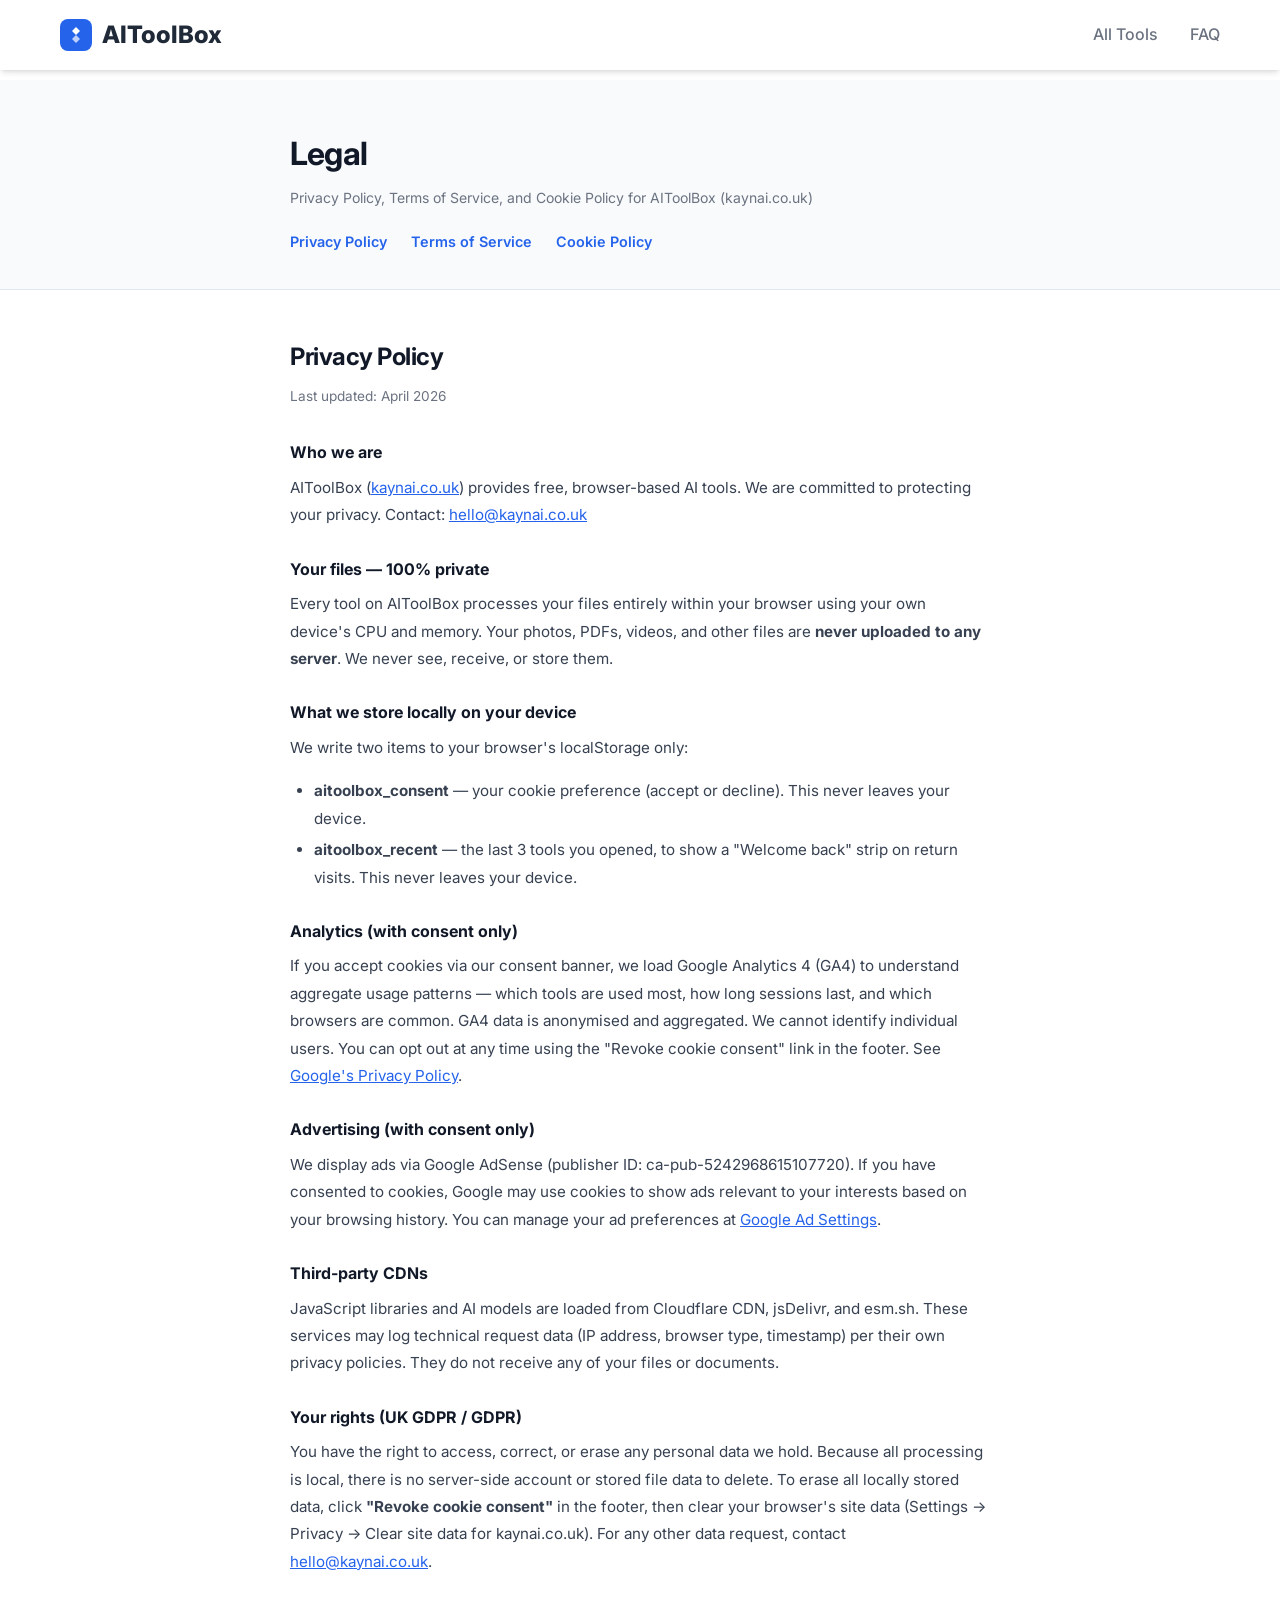
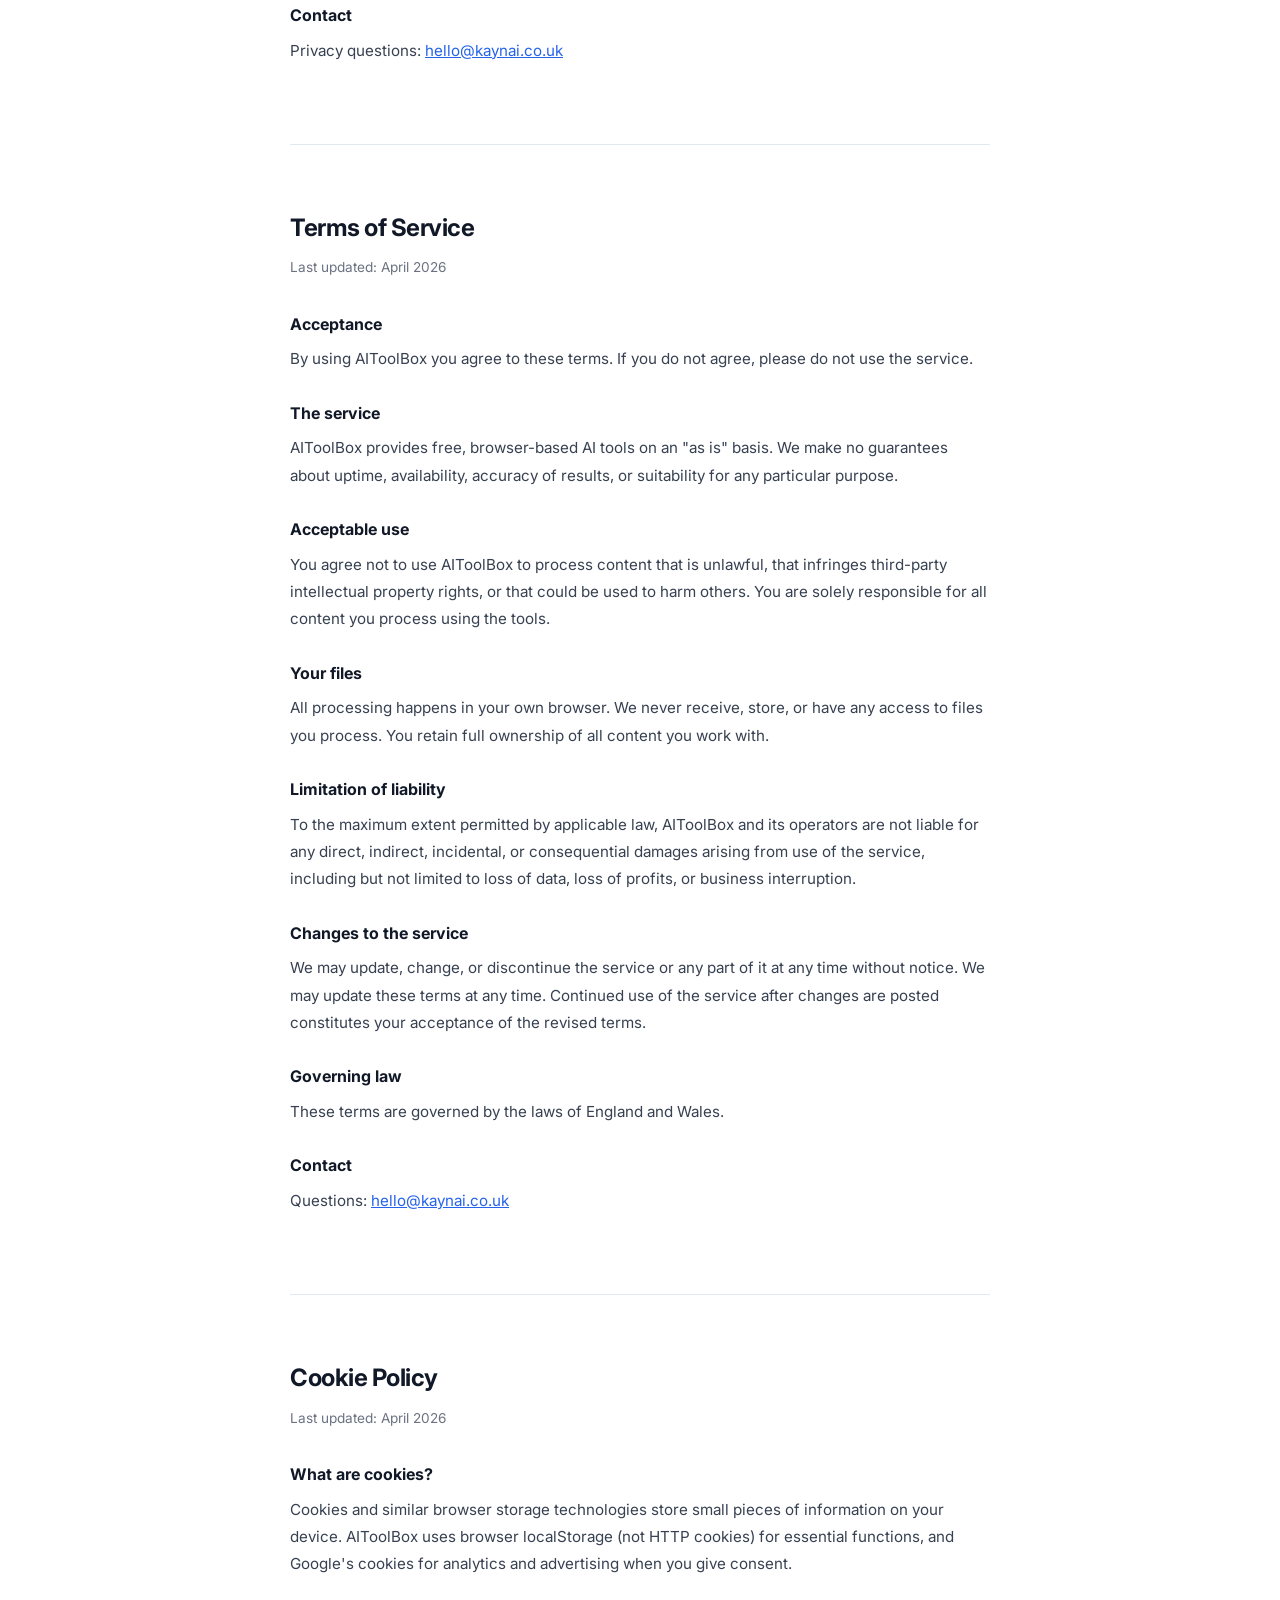
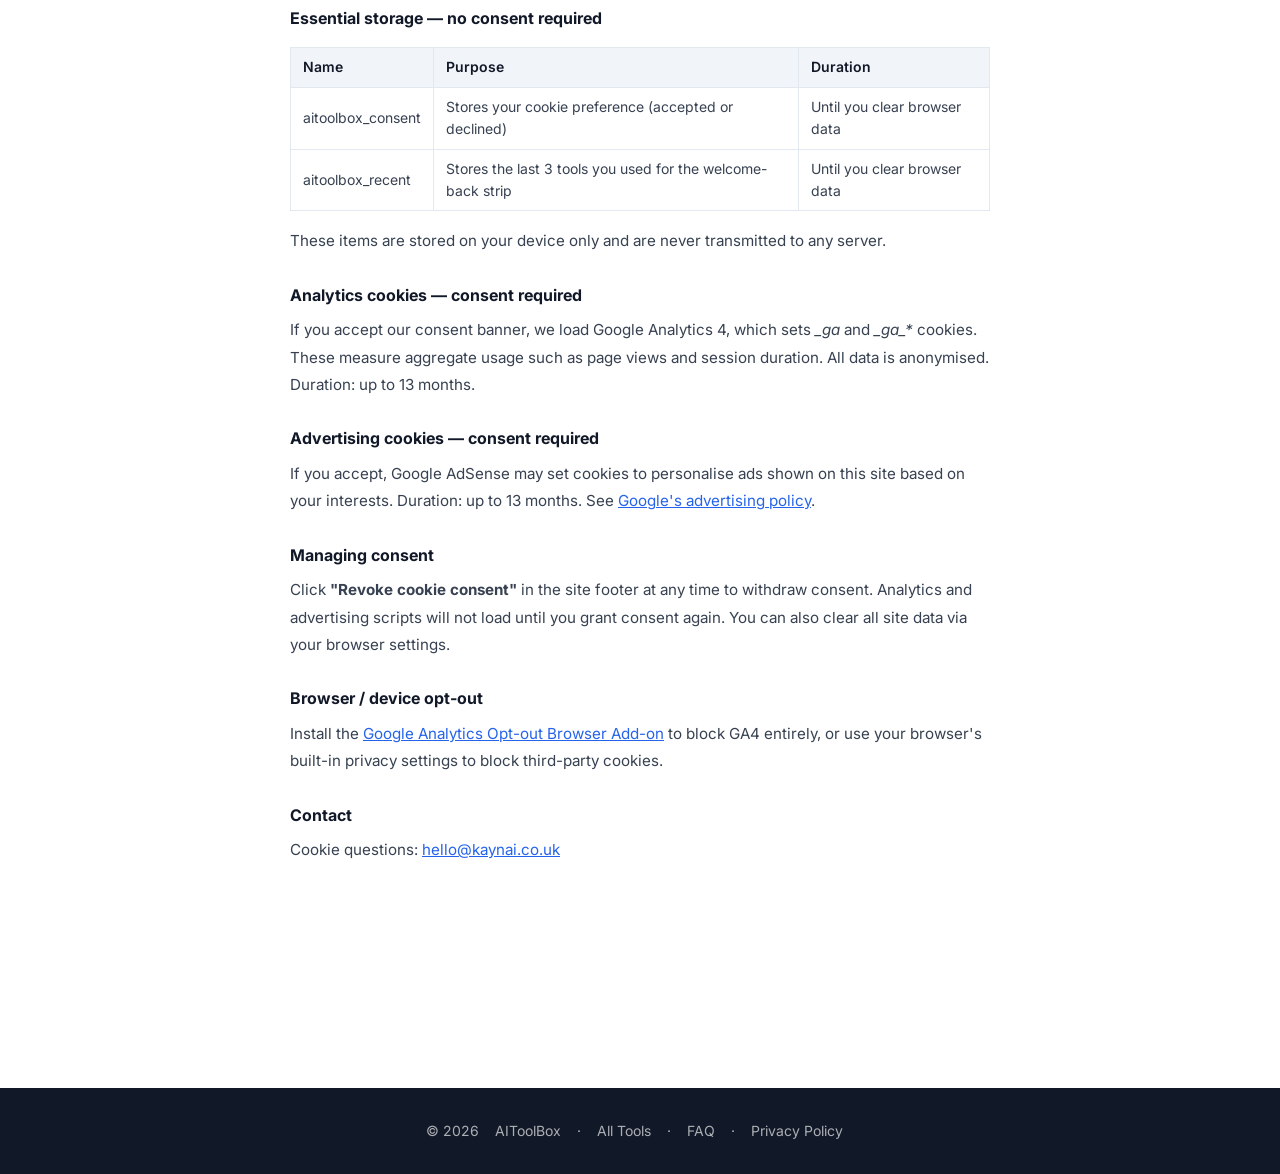
<file: privacy.html>
<!DOCTYPE html>
<html lang="en">
<head>
    <meta charset="UTF-8">
    <meta name="viewport" content="width=device-width, initial-scale=1.0">
    <title>Privacy Policy, Terms of Service &amp; Cookie Policy | AIToolBox</title>
    <meta name="description" content="AIToolBox privacy policy, terms of service, and cookie policy. All tools run in your browser — your files are never uploaded to any server.">
    <link rel="canonical" href="https://kaynai.co.uk/privacy.html">
    <link rel="stylesheet" href="style.css">
    <link rel="preconnect" href="https://fonts.googleapis.com">
    <link rel="preconnect" href="https://fonts.gstatic.com" crossorigin>
    <link href="https://fonts.googleapis.com/css2?family=Inter:wght@300;400;600;700;800&display=swap" rel="stylesheet">
    <script async src="https://pagead2.googlesyndication.com/pagead/js/adsbygoogle.js?client=ca-pub-5242968615107720" crossorigin="anonymous"></script>
    <style>
        .page-wrap { margin-top: 80px; }
        .legal-header { background: #F8FAFC; border-bottom: 1px solid #E2E8F0; padding: 48px 0 36px; }
        .legal-header h1 { font-size: 2rem; font-weight: 700; letter-spacing: -0.025em; color: #111827; margin-bottom: 0.5rem; }
        .legal-header p { color: #6B7280; font-size: 0.875rem; }
        .legal-nav { display: flex; gap: 1.5rem; margin-top: 1.25rem; }
        .legal-nav a { color: #2563EB; font-size: 0.9rem; font-weight: 600; text-decoration: none; }
        .legal-nav a:hover { text-decoration: underline; }
        .legal-body { max-width: 740px; margin: 0 auto; padding: 48px 20px 80px; }
        .legal-section { margin-bottom: 4rem; padding-bottom: 4rem; border-bottom: 1px solid #E2E8F0; }
        .legal-section:last-child { border-bottom: none; }
        .legal-section h2 { font-size: 1.5rem; font-weight: 700; letter-spacing: -0.02em; color: #111827; margin-bottom: 0.5rem; }
        .legal-section .updated { color: #6B7280; font-size: 0.85rem; margin-bottom: 2rem; }
        .legal-section h3 { font-size: 1rem; font-weight: 700; color: #111827; margin: 1.75rem 0 0.5rem; }
        .legal-section p { color: #374151; line-height: 1.8; margin-bottom: 1rem; font-size: 0.95rem; }
        .legal-section ul { padding-left: 1.5rem; margin-bottom: 1rem; }
        .legal-section li { color: #374151; line-height: 1.8; font-size: 0.95rem; margin-bottom: 0.25rem; }
        .legal-section a { color: #2563EB; }
        .legal-section table { width: 100%; border-collapse: collapse; margin: 1rem 0; font-size: 0.875rem; }
        .legal-section th { background: #F1F5F9; padding: 0.5rem 0.75rem; text-align: left; font-weight: 600; color: #111827; border: 1px solid #E2E8F0; }
        .legal-section td { padding: 0.5rem 0.75rem; color: #374151; border: 1px solid #E2E8F0; }
        .legal-footer { background: #111827; color: rgba(255,255,255,0.65); padding: 2rem 0; text-align: center; font-size: 0.875rem; }
        .legal-footer a { color: rgba(255,255,255,0.65); text-decoration: none; margin: 0 0.75rem; }
        .legal-footer a:hover { color: white; }
    </style>
</head>
<body>
    <nav class="navbar">
        <div class="container">
            <div class="nav-content">
                <a href="/" style="text-decoration:none;" class="logo">
                    <svg width="32" height="32" viewBox="0 0 32 32" fill="none" xmlns="http://www.w3.org/2000/svg">
                        <rect width="32" height="32" rx="8" fill="#2563EB"/>
                        <path d="M16 8L20 12L16 16L12 12L16 8Z" fill="white"/>
                        <path d="M16 16L20 20L16 24L12 20L16 16Z" fill="white" opacity="0.7"/>
                    </svg>
                    <span>AIToolBox</span>
                </a>
                <div class="nav-links">
                    <a href="/">All Tools</a>
                    <a href="/#faq">FAQ</a>
                </div>
            </div>
        </div>
    </nav>

    <div class="page-wrap">
        <div class="legal-header">
            <div class="container" style="max-width:740px;">
                <h1>Legal</h1>
                <p>Privacy Policy, Terms of Service, and Cookie Policy for AIToolBox (kaynai.co.uk)</p>
                <nav class="legal-nav">
                    <a href="#privacy">Privacy Policy</a>
                    <a href="#terms">Terms of Service</a>
                    <a href="#cookies">Cookie Policy</a>
                </nav>
            </div>
        </div>

        <div class="legal-body">

            <section class="legal-section" id="privacy">
                <h2>Privacy Policy</h2>
                <p class="updated">Last updated: April 2026</p>

                <h3>Who we are</h3>
                <p>AIToolBox (<a href="https://kaynai.co.uk">kaynai.co.uk</a>) provides free, browser-based AI tools. We are committed to protecting your privacy. Contact: <a href="mailto:hello@kaynai.co.uk">hello@kaynai.co.uk</a></p>

                <h3>Your files &mdash; 100% private</h3>
                <p>Every tool on AIToolBox processes your files entirely within your browser using your own device's CPU and memory. Your photos, PDFs, videos, and other files are <strong>never uploaded to any server</strong>. We never see, receive, or store them.</p>

                <h3>What we store locally on your device</h3>
                <p>We write two items to your browser's localStorage only:</p>
                <ul>
                    <li><strong>aitoolbox_consent</strong> &mdash; your cookie preference (accept or decline). This never leaves your device.</li>
                    <li><strong>aitoolbox_recent</strong> &mdash; the last 3 tools you opened, to show a "Welcome back" strip on return visits. This never leaves your device.</li>
                </ul>

                <h3>Analytics (with consent only)</h3>
                <p>If you accept cookies via our consent banner, we load Google Analytics 4 (GA4) to understand aggregate usage patterns — which tools are used most, how long sessions last, and which browsers are common. GA4 data is anonymised and aggregated. We cannot identify individual users. You can opt out at any time using the "Revoke cookie consent" link in the footer. See <a href="https://policies.google.com/privacy" target="_blank" rel="noopener">Google's Privacy Policy</a>.</p>

                <h3>Advertising (with consent only)</h3>
                <p>We display ads via Google AdSense (publisher ID: ca-pub-5242968615107720). If you have consented to cookies, Google may use cookies to show ads relevant to your interests based on your browsing history. You can manage your ad preferences at <a href="https://adssettings.google.com" target="_blank" rel="noopener">Google Ad Settings</a>.</p>

                <h3>Third-party CDNs</h3>
                <p>JavaScript libraries and AI models are loaded from Cloudflare CDN, jsDelivr, and esm.sh. These services may log technical request data (IP address, browser type, timestamp) per their own privacy policies. They do not receive any of your files or documents.</p>

                <h3>Your rights (UK GDPR / GDPR)</h3>
                <p>You have the right to access, correct, or erase any personal data we hold. Because all processing is local, there is no server-side account or stored file data to delete. To erase all locally stored data, click <strong>"Revoke cookie consent"</strong> in the footer, then clear your browser's site data (Settings &rarr; Privacy &rarr; Clear site data for kaynai.co.uk). For any other data request, contact <a href="mailto:hello@kaynai.co.uk">hello@kaynai.co.uk</a>.</p>

                <h3>Contact</h3>
                <p>Privacy questions: <a href="mailto:hello@kaynai.co.uk">hello@kaynai.co.uk</a></p>
            </section>

            <section class="legal-section" id="terms">
                <h2>Terms of Service</h2>
                <p class="updated">Last updated: April 2026</p>

                <h3>Acceptance</h3>
                <p>By using AIToolBox you agree to these terms. If you do not agree, please do not use the service.</p>

                <h3>The service</h3>
                <p>AIToolBox provides free, browser-based AI tools on an "as is" basis. We make no guarantees about uptime, availability, accuracy of results, or suitability for any particular purpose.</p>

                <h3>Acceptable use</h3>
                <p>You agree not to use AIToolBox to process content that is unlawful, that infringes third-party intellectual property rights, or that could be used to harm others. You are solely responsible for all content you process using the tools.</p>

                <h3>Your files</h3>
                <p>All processing happens in your own browser. We never receive, store, or have any access to files you process. You retain full ownership of all content you work with.</p>

                <h3>Limitation of liability</h3>
                <p>To the maximum extent permitted by applicable law, AIToolBox and its operators are not liable for any direct, indirect, incidental, or consequential damages arising from use of the service, including but not limited to loss of data, loss of profits, or business interruption.</p>

                <h3>Changes to the service</h3>
                <p>We may update, change, or discontinue the service or any part of it at any time without notice. We may update these terms at any time. Continued use of the service after changes are posted constitutes your acceptance of the revised terms.</p>

                <h3>Governing law</h3>
                <p>These terms are governed by the laws of England and Wales.</p>

                <h3>Contact</h3>
                <p>Questions: <a href="mailto:hello@kaynai.co.uk">hello@kaynai.co.uk</a></p>
            </section>

            <section class="legal-section" id="cookies">
                <h2>Cookie Policy</h2>
                <p class="updated">Last updated: April 2026</p>

                <h3>What are cookies?</h3>
                <p>Cookies and similar browser storage technologies store small pieces of information on your device. AIToolBox uses browser localStorage (not HTTP cookies) for essential functions, and Google's cookies for analytics and advertising when you give consent.</p>

                <h3>Essential storage &mdash; no consent required</h3>
                <table>
                    <tr><th>Name</th><th>Purpose</th><th>Duration</th></tr>
                    <tr><td>aitoolbox_consent</td><td>Stores your cookie preference (accepted or declined)</td><td>Until you clear browser data</td></tr>
                    <tr><td>aitoolbox_recent</td><td>Stores the last 3 tools you used for the welcome-back strip</td><td>Until you clear browser data</td></tr>
                </table>
                <p>These items are stored on your device only and are never transmitted to any server.</p>

                <h3>Analytics cookies &mdash; consent required</h3>
                <p>If you accept our consent banner, we load Google Analytics 4, which sets <em>_ga</em> and <em>_ga_*</em> cookies. These measure aggregate usage such as page views and session duration. All data is anonymised. Duration: up to 13 months.</p>

                <h3>Advertising cookies &mdash; consent required</h3>
                <p>If you accept, Google AdSense may set cookies to personalise ads shown on this site based on your interests. Duration: up to 13 months. See <a href="https://policies.google.com/technologies/ads" target="_blank" rel="noopener">Google's advertising policy</a>.</p>

                <h3>Managing consent</h3>
                <p>Click <strong>"Revoke cookie consent"</strong> in the site footer at any time to withdraw consent. Analytics and advertising scripts will not load until you grant consent again. You can also clear all site data via your browser settings.</p>

                <h3>Browser / device opt-out</h3>
                <p>Install the <a href="https://tools.google.com/dlpage/gaoptout" target="_blank" rel="noopener">Google Analytics Opt-out Browser Add-on</a> to block GA4 entirely, or use your browser's built-in privacy settings to block third-party cookies.</p>

                <h3>Contact</h3>
                <p>Cookie questions: <a href="mailto:hello@kaynai.co.uk">hello@kaynai.co.uk</a></p>
            </section>

        </div>
    </div>

    <footer class="legal-footer">
        <div class="container">
            <p>&copy; 2026 <a href="/">AIToolBox</a> &middot; <a href="/">All Tools</a> &middot; <a href="/#faq">FAQ</a> &middot; <a href="/privacy.html">Privacy Policy</a></p>
        </div>
    </footer>
</body>
</html>
</file>
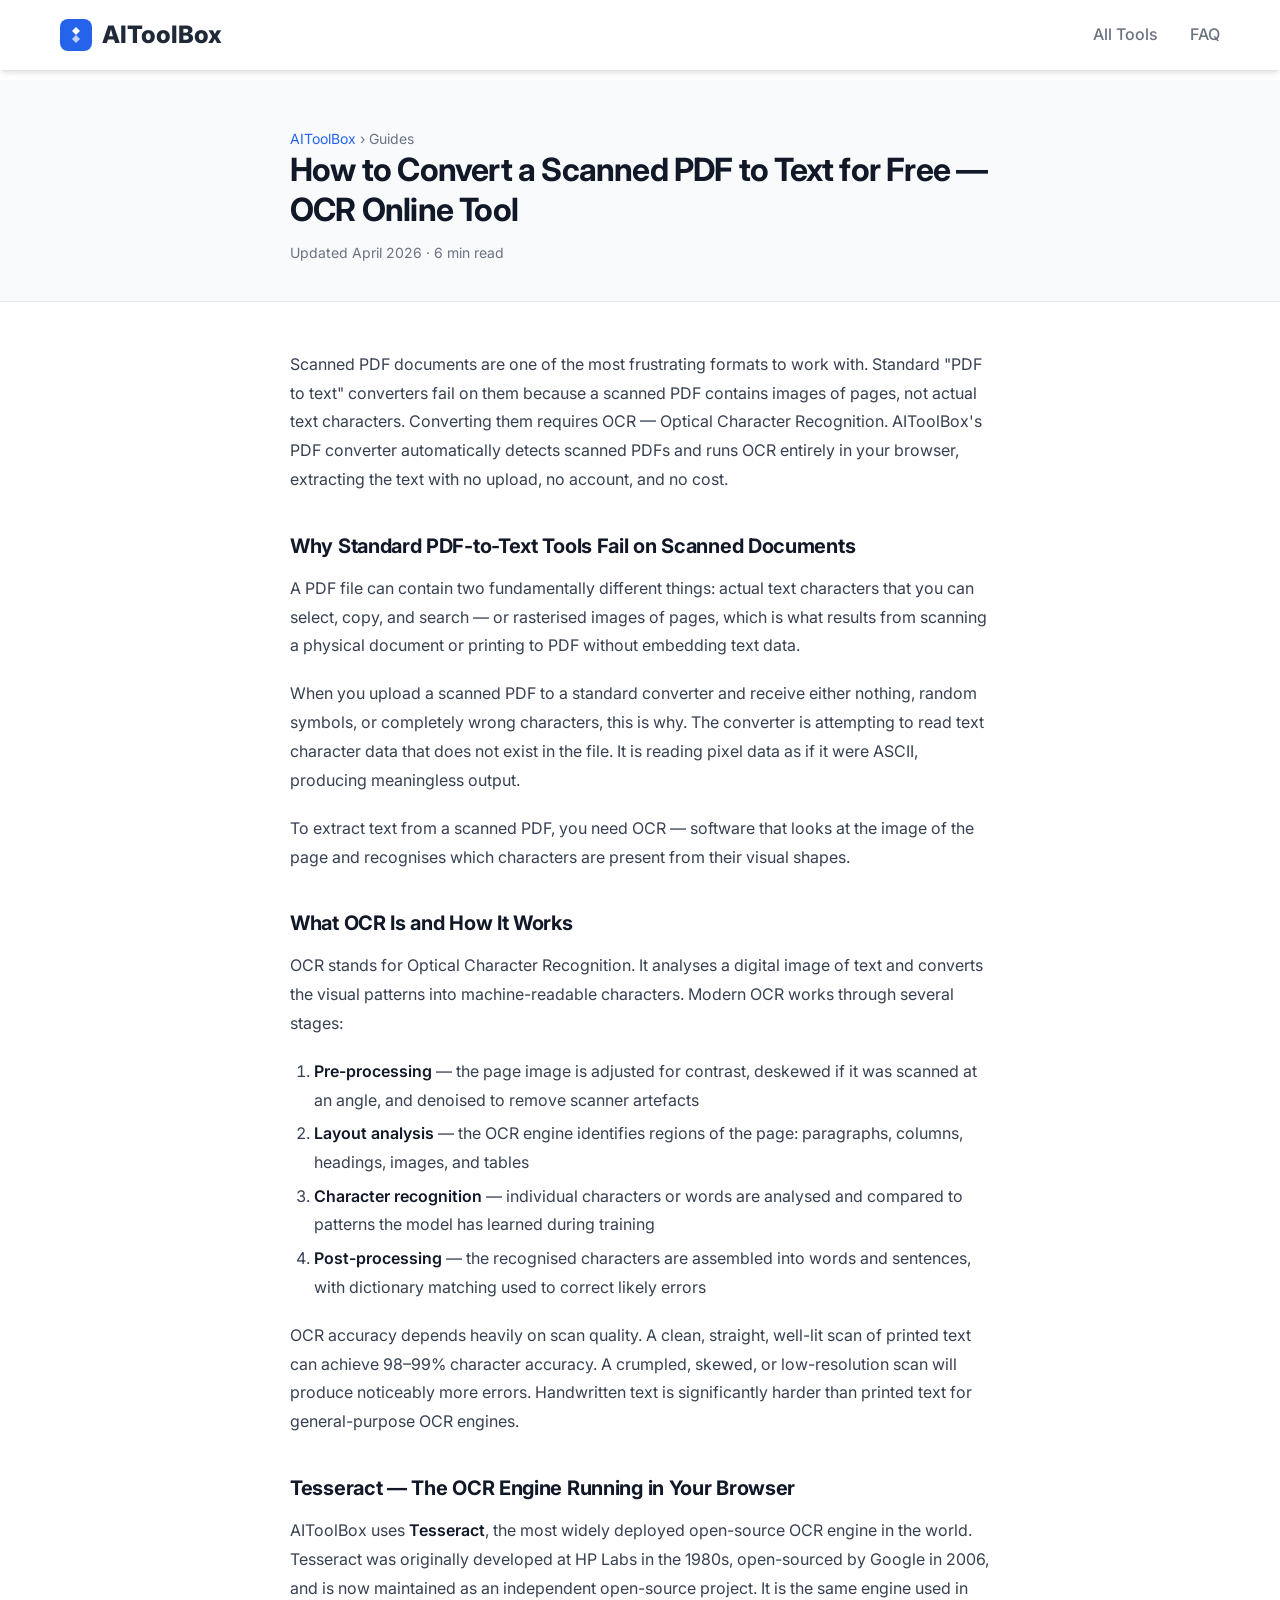
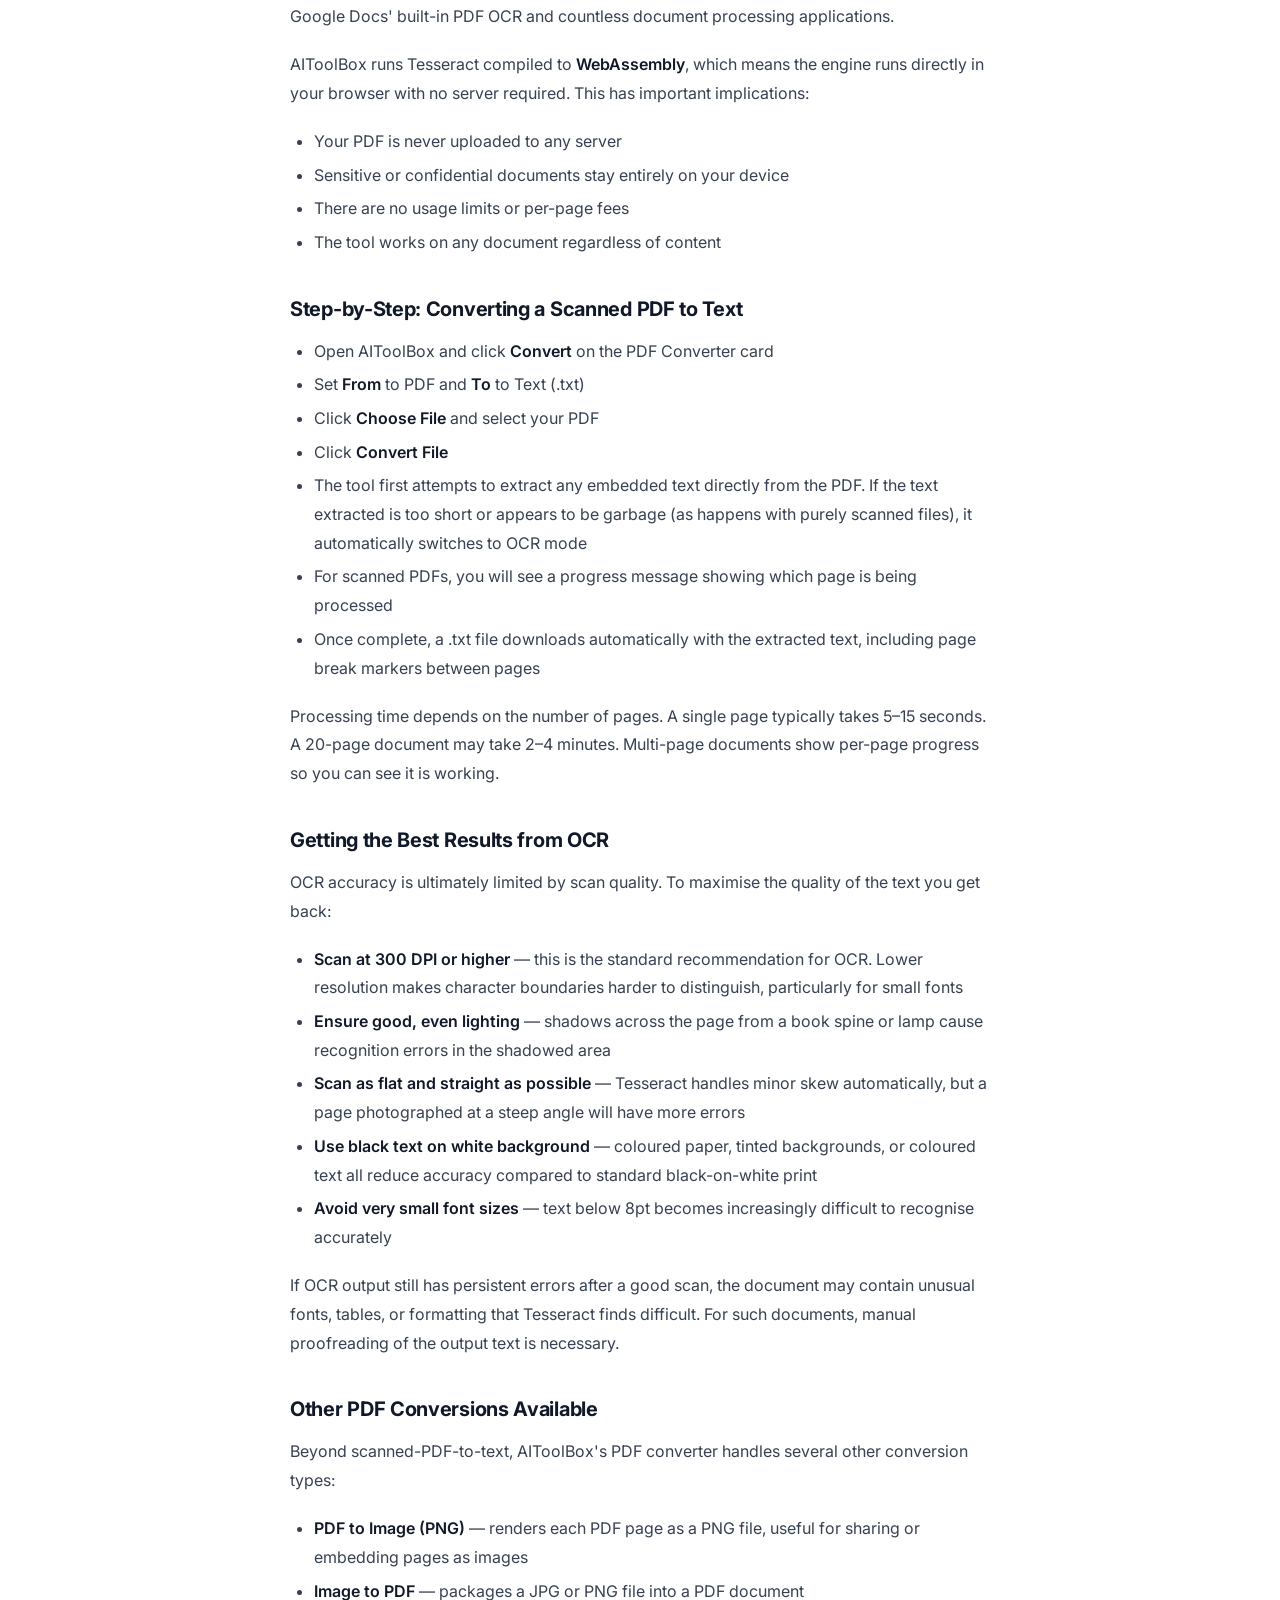
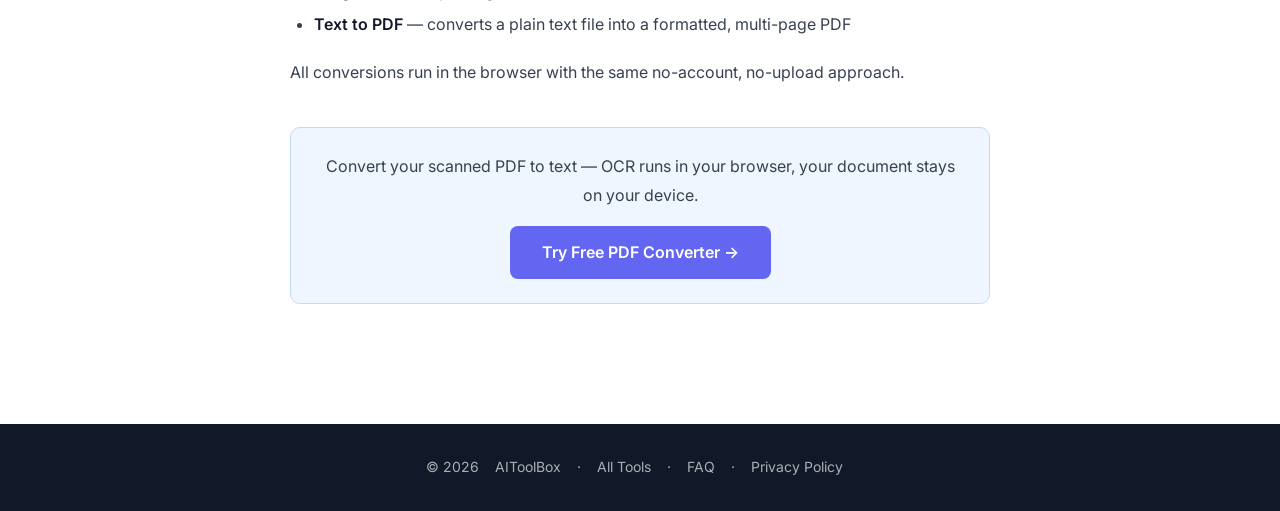
<file: blog/convert-scanned-pdf-to-text-ocr.html>
<!DOCTYPE html>
<html lang="en">
<head>
    <meta charset="UTF-8">
    <meta name="viewport" content="width=device-width, initial-scale=1.0">
    <title>Convert Scanned PDF to Text Free Online — OCR Tool | AIToolBox</title>
    <meta name="description" content="Convert any scanned PDF to editable text for free using OCR. Works on image-based and scanned PDFs. Runs entirely in your browser with Tesseract — no upload, no account.">
    <link rel="canonical" href="https://kaynai.co.uk/blog/convert-scanned-pdf-to-text-ocr">
    <link rel="stylesheet" href="../style.css">
    <link rel="preconnect" href="https://fonts.googleapis.com">
    <link rel="preconnect" href="https://fonts.gstatic.com" crossorigin>
    <link href="https://fonts.googleapis.com/css2?family=Inter:wght@300;400;600;700;800&display=swap" rel="stylesheet">
    <script async src="https://pagead2.googlesyndication.com/pagead/js/adsbygoogle.js?client=ca-pub-5242968615107720" crossorigin="anonymous"></script>
    <style>
        .page-wrap { margin-top: 80px; }
        .article-header { background: #F8FAFC; border-bottom: 1px solid #E2E8F0; padding: 48px 0 36px; }
        .article-header h1 { font-size: 2rem; font-weight: 700; letter-spacing: -0.025em; line-height: 1.25; color: #111827; margin-bottom: 0.75rem; }
        .article-header .meta { color: #6B7280; font-size: 0.875rem; }
        .article-header .meta a { color: #2563EB; text-decoration: none; }
        .article-header .meta a:hover { text-decoration: underline; }
        .article-body { max-width: 740px; margin: 0 auto; padding: 48px 20px 80px; }
        .article-body h2 { font-size: 1.25rem; font-weight: 700; letter-spacing: -0.015em; margin: 2.25rem 0 0.75rem; color: #111827; }
        .article-body p { color: #374151; line-height: 1.8; margin-bottom: 1.2rem; font-size: 1rem; }
        .article-body ul, .article-body ol { padding-left: 1.5rem; margin-bottom: 1.2rem; }
        .article-body li { color: #374151; line-height: 1.8; margin-bottom: 0.3rem; }
        .article-body strong { color: #111827; font-weight: 600; }
        .cta-box { background: #EFF6FF; border: 1px solid #BFDBFE; border-radius: 10px; padding: 1.5rem 2rem; margin: 2.5rem 0; text-align: center; }
        .cta-box p { color: #374151; margin-bottom: 1rem; }
        .article-footer { background: #111827; color: rgba(255,255,255,0.65); padding: 2rem 0; text-align: center; font-size: 0.875rem; }
        .article-footer a { color: rgba(255,255,255,0.65); text-decoration: none; margin: 0 0.75rem; }
        .article-footer a:hover { color: white; }
    </style>
</head>
<body>
    <nav class="navbar">
        <div class="container">
            <div class="nav-content">
                <a href="/" style="text-decoration:none;" class="logo">
                    <svg width="32" height="32" viewBox="0 0 32 32" fill="none" xmlns="http://www.w3.org/2000/svg">
                        <rect width="32" height="32" rx="8" fill="#2563EB"/>
                        <path d="M16 8L20 12L16 16L12 12L16 8Z" fill="white"/>
                        <path d="M16 16L20 20L16 24L12 20L16 16Z" fill="white" opacity="0.7"/>
                    </svg>
                    <span>AIToolBox</span>
                </a>
                <div class="nav-links">
                    <a href="/">All Tools</a>
                    <a href="/#faq">FAQ</a>
                </div>
            </div>
        </div>
    </nav>

    <div class="page-wrap">
        <div class="article-header">
            <div class="container" style="max-width:740px;">
                <p class="meta"><a href="/">AIToolBox</a> › Guides</p>
                <h1>How to Convert a Scanned PDF to Text for Free — OCR Online Tool</h1>
                <p class="meta">Updated April 2026 &middot; 6 min read</p>
            </div>
        </div>

        <div class="article-body">
            <p>Scanned PDF documents are one of the most frustrating formats to work with. Standard "PDF to text" converters fail on them because a scanned PDF contains images of pages, not actual text characters. Converting them requires OCR — Optical Character Recognition. AIToolBox's PDF converter automatically detects scanned PDFs and runs OCR entirely in your browser, extracting the text with no upload, no account, and no cost.</p>

            <h2>Why Standard PDF-to-Text Tools Fail on Scanned Documents</h2>
            <p>A PDF file can contain two fundamentally different things: actual text characters that you can select, copy, and search — or rasterised images of pages, which is what results from scanning a physical document or printing to PDF without embedding text data.</p>
            <p>When you upload a scanned PDF to a standard converter and receive either nothing, random symbols, or completely wrong characters, this is why. The converter is attempting to read text character data that does not exist in the file. It is reading pixel data as if it were ASCII, producing meaningless output.</p>
            <p>To extract text from a scanned PDF, you need OCR — software that looks at the image of the page and recognises which characters are present from their visual shapes.</p>

            <h2>What OCR Is and How It Works</h2>
            <p>OCR stands for Optical Character Recognition. It analyses a digital image of text and converts the visual patterns into machine-readable characters. Modern OCR works through several stages:</p>
            <ol>
                <li><strong>Pre-processing</strong> — the page image is adjusted for contrast, deskewed if it was scanned at an angle, and denoised to remove scanner artefacts</li>
                <li><strong>Layout analysis</strong> — the OCR engine identifies regions of the page: paragraphs, columns, headings, images, and tables</li>
                <li><strong>Character recognition</strong> — individual characters or words are analysed and compared to patterns the model has learned during training</li>
                <li><strong>Post-processing</strong> — the recognised characters are assembled into words and sentences, with dictionary matching used to correct likely errors</li>
            </ol>
            <p>OCR accuracy depends heavily on scan quality. A clean, straight, well-lit scan of printed text can achieve 98–99% character accuracy. A crumpled, skewed, or low-resolution scan will produce noticeably more errors. Handwritten text is significantly harder than printed text for general-purpose OCR engines.</p>

            <h2>Tesseract — The OCR Engine Running in Your Browser</h2>
            <p>AIToolBox uses <strong>Tesseract</strong>, the most widely deployed open-source OCR engine in the world. Tesseract was originally developed at HP Labs in the 1980s, open-sourced by Google in 2006, and is now maintained as an independent open-source project. It is the same engine used in Google Docs' built-in PDF OCR and countless document processing applications.</p>
            <p>AIToolBox runs Tesseract compiled to <strong>WebAssembly</strong>, which means the engine runs directly in your browser with no server required. This has important implications:</p>
            <ul>
                <li>Your PDF is never uploaded to any server</li>
                <li>Sensitive or confidential documents stay entirely on your device</li>
                <li>There are no usage limits or per-page fees</li>
                <li>The tool works on any document regardless of content</li>
            </ul>

            <h2>Step-by-Step: Converting a Scanned PDF to Text</h2>
            <ul>
                <li>Open AIToolBox and click <strong>Convert</strong> on the PDF Converter card</li>
                <li>Set <strong>From</strong> to PDF and <strong>To</strong> to Text (.txt)</li>
                <li>Click <strong>Choose File</strong> and select your PDF</li>
                <li>Click <strong>Convert File</strong></li>
                <li>The tool first attempts to extract any embedded text directly from the PDF. If the text extracted is too short or appears to be garbage (as happens with purely scanned files), it automatically switches to OCR mode</li>
                <li>For scanned PDFs, you will see a progress message showing which page is being processed</li>
                <li>Once complete, a .txt file downloads automatically with the extracted text, including page break markers between pages</li>
            </ul>
            <p>Processing time depends on the number of pages. A single page typically takes 5–15 seconds. A 20-page document may take 2–4 minutes. Multi-page documents show per-page progress so you can see it is working.</p>

            <h2>Getting the Best Results from OCR</h2>
            <p>OCR accuracy is ultimately limited by scan quality. To maximise the quality of the text you get back:</p>
            <ul>
                <li><strong>Scan at 300 DPI or higher</strong> — this is the standard recommendation for OCR. Lower resolution makes character boundaries harder to distinguish, particularly for small fonts</li>
                <li><strong>Ensure good, even lighting</strong> — shadows across the page from a book spine or lamp cause recognition errors in the shadowed area</li>
                <li><strong>Scan as flat and straight as possible</strong> — Tesseract handles minor skew automatically, but a page photographed at a steep angle will have more errors</li>
                <li><strong>Use black text on white background</strong> — coloured paper, tinted backgrounds, or coloured text all reduce accuracy compared to standard black-on-white print</li>
                <li><strong>Avoid very small font sizes</strong> — text below 8pt becomes increasingly difficult to recognise accurately</li>
            </ul>
            <p>If OCR output still has persistent errors after a good scan, the document may contain unusual fonts, tables, or formatting that Tesseract finds difficult. For such documents, manual proofreading of the output text is necessary.</p>

            <h2>Other PDF Conversions Available</h2>
            <p>Beyond scanned-PDF-to-text, AIToolBox's PDF converter handles several other conversion types:</p>
            <ul>
                <li><strong>PDF to Image (PNG)</strong> — renders each PDF page as a PNG file, useful for sharing or embedding pages as images</li>
                <li><strong>Image to PDF</strong> — packages a JPG or PNG file into a PDF document</li>
                <li><strong>Text to PDF</strong> — converts a plain text file into a formatted, multi-page PDF</li>
            </ul>
            <p>All conversions run in the browser with the same no-account, no-upload approach.</p>

            <div class="cta-box">
                <p>Convert your scanned PDF to text — OCR runs in your browser, your document stays on your device.</p>
                <a href="/#pdf-converter" class="btn btn-primary">Try Free PDF Converter &rarr;</a>
            </div>
        </div>
    </div>

    <footer class="article-footer">
        <div class="container">
            <p>&copy; 2026 <a href="/">AIToolBox</a> &middot; <a href="/">All Tools</a> &middot; <a href="/#faq">FAQ</a> &middot; <a href="/privacy.html">Privacy Policy</a></p>
        </div>
    </footer>
</body>
</html>
</file>
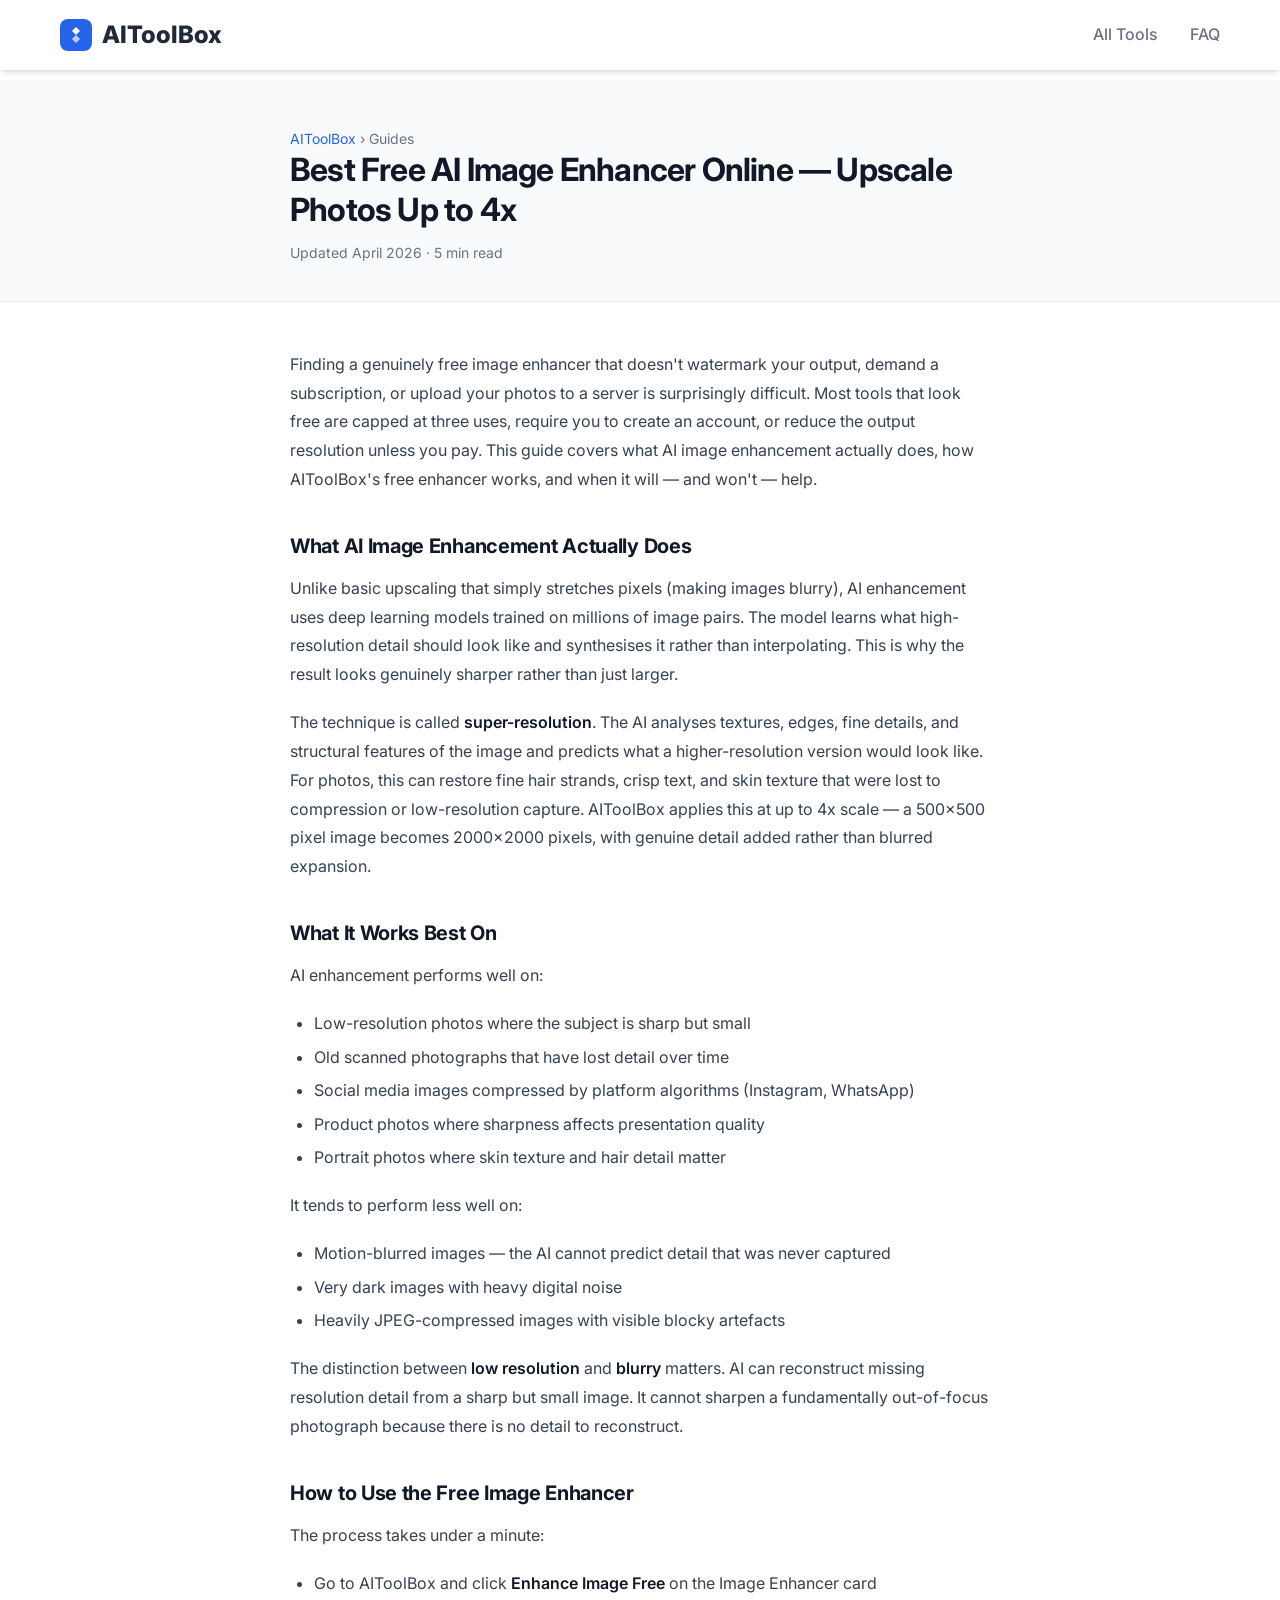
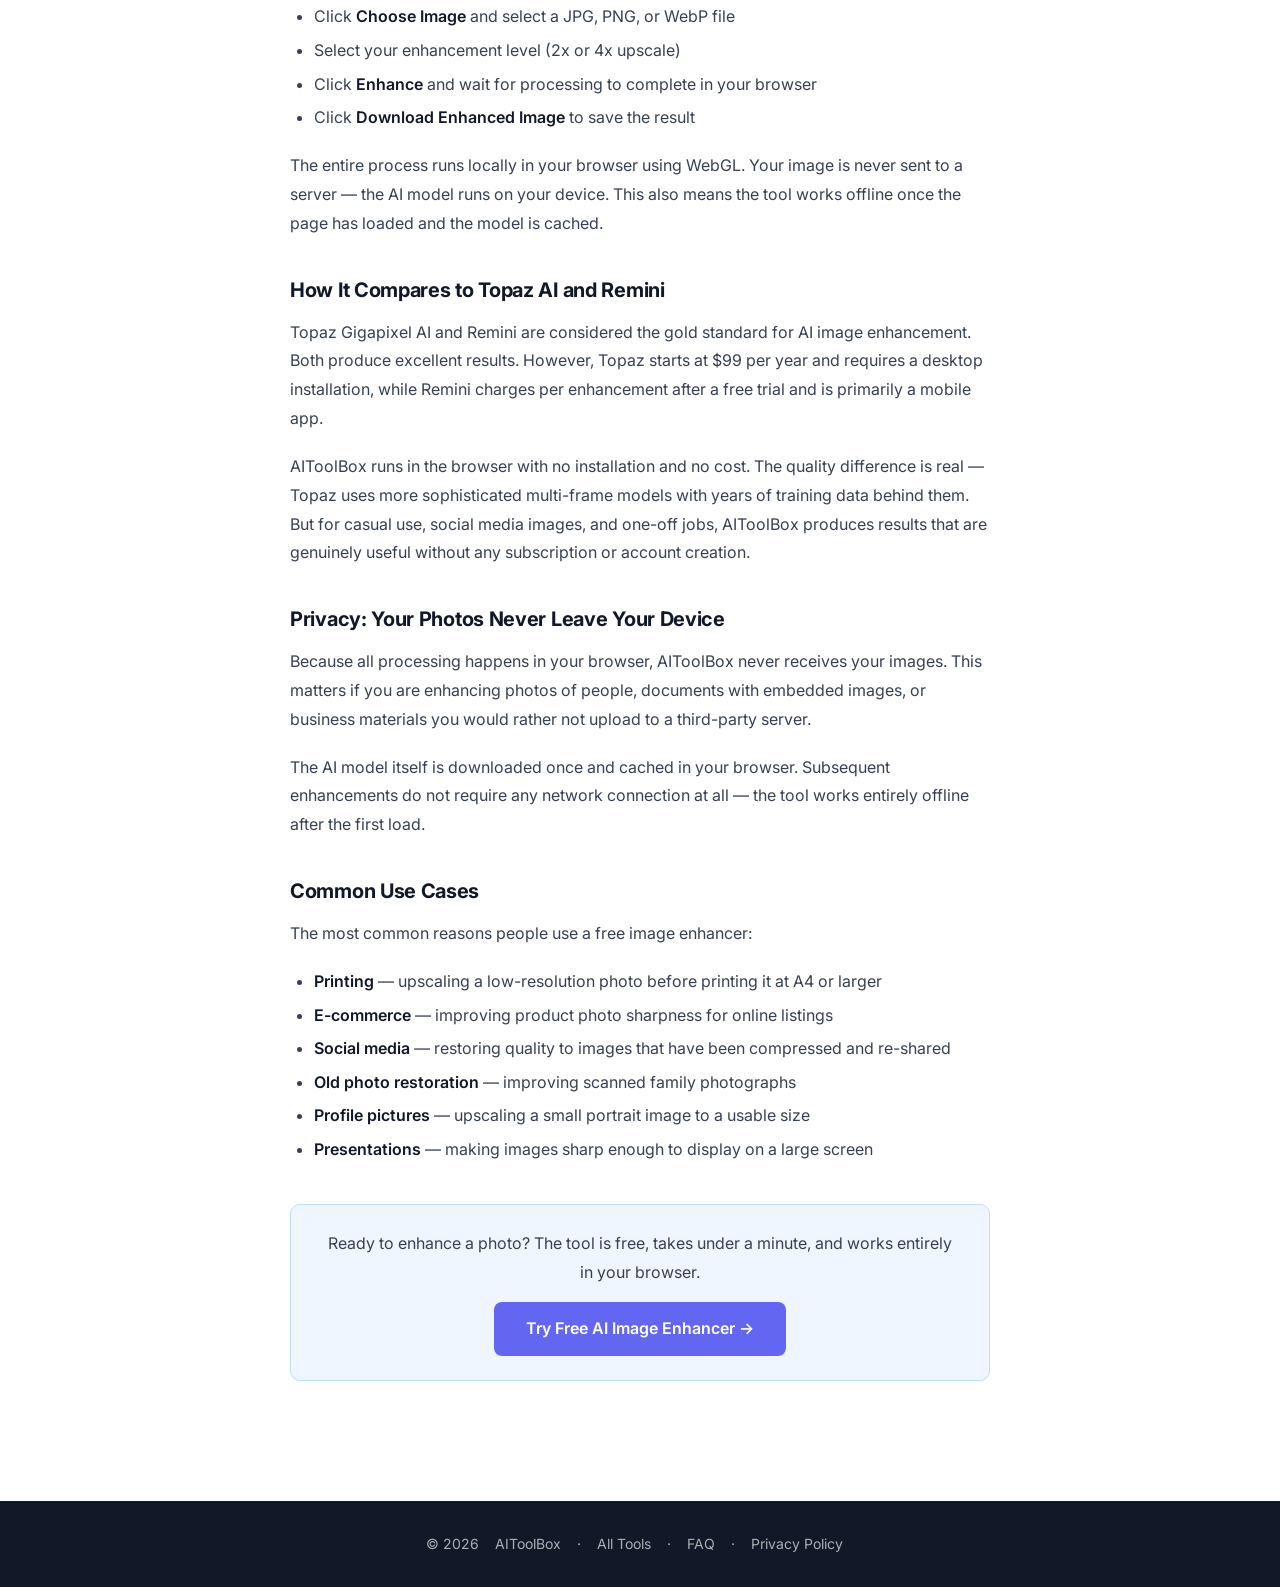
<file: blog/free-ai-image-enhancer.html>
<!DOCTYPE html>
<html lang="en">
<head>
    <meta charset="UTF-8">
    <meta name="viewport" content="width=device-width, initial-scale=1.0">
    <title>Best Free AI Image Enhancer Online — Upscale Photos Up to 4x | AIToolBox</title>
    <meta name="description" content="The best free AI image enhancer online in 2026. Upscale any photo up to 4x resolution, sharpen details and reduce noise — entirely in your browser, no account needed.">
    <link rel="canonical" href="https://kaynai.co.uk/blog/free-ai-image-enhancer">
    <link rel="stylesheet" href="../style.css">
    <link rel="preconnect" href="https://fonts.googleapis.com">
    <link rel="preconnect" href="https://fonts.gstatic.com" crossorigin>
    <link href="https://fonts.googleapis.com/css2?family=Inter:wght@300;400;600;700;800&display=swap" rel="stylesheet">
    <script async src="https://pagead2.googlesyndication.com/pagead/js/adsbygoogle.js?client=ca-pub-5242968615107720" crossorigin="anonymous"></script>
    <style>
        .page-wrap { margin-top: 80px; }
        .article-header { background: #F8FAFC; border-bottom: 1px solid #E2E8F0; padding: 48px 0 36px; }
        .article-header h1 { font-size: 2rem; font-weight: 700; letter-spacing: -0.025em; line-height: 1.25; color: #111827; margin-bottom: 0.75rem; }
        .article-header .meta { color: #6B7280; font-size: 0.875rem; }
        .article-header .meta a { color: #2563EB; text-decoration: none; }
        .article-header .meta a:hover { text-decoration: underline; }
        .article-body { max-width: 740px; margin: 0 auto; padding: 48px 20px 80px; }
        .article-body h2 { font-size: 1.25rem; font-weight: 700; letter-spacing: -0.015em; margin: 2.25rem 0 0.75rem; color: #111827; }
        .article-body p { color: #374151; line-height: 1.8; margin-bottom: 1.2rem; font-size: 1rem; }
        .article-body ul { padding-left: 1.5rem; margin-bottom: 1.2rem; }
        .article-body li { color: #374151; line-height: 1.8; margin-bottom: 0.3rem; }
        .article-body strong { color: #111827; font-weight: 600; }
        .cta-box { background: #EFF6FF; border: 1px solid #BFDBFE; border-radius: 10px; padding: 1.5rem 2rem; margin: 2.5rem 0; text-align: center; }
        .cta-box p { color: #374151; margin-bottom: 1rem; }
        .article-footer { background: #111827; color: rgba(255,255,255,0.65); padding: 2rem 0; text-align: center; font-size: 0.875rem; }
        .article-footer a { color: rgba(255,255,255,0.65); text-decoration: none; margin: 0 0.75rem; }
        .article-footer a:hover { color: white; }
    </style>
</head>
<body>
    <nav class="navbar">
        <div class="container">
            <div class="nav-content">
                <a href="/" style="text-decoration:none;" class="logo">
                    <svg width="32" height="32" viewBox="0 0 32 32" fill="none" xmlns="http://www.w3.org/2000/svg">
                        <rect width="32" height="32" rx="8" fill="#2563EB"/>
                        <path d="M16 8L20 12L16 16L12 12L16 8Z" fill="white"/>
                        <path d="M16 16L20 20L16 24L12 20L16 16Z" fill="white" opacity="0.7"/>
                    </svg>
                    <span>AIToolBox</span>
                </a>
                <div class="nav-links">
                    <a href="/">All Tools</a>
                    <a href="/#faq">FAQ</a>
                </div>
            </div>
        </div>
    </nav>

    <div class="page-wrap">
        <div class="article-header">
            <div class="container" style="max-width:740px;">
                <p class="meta"><a href="/">AIToolBox</a> › Guides</p>
                <h1>Best Free AI Image Enhancer Online — Upscale Photos Up to 4x</h1>
                <p class="meta">Updated April 2026 &middot; 5 min read</p>
            </div>
        </div>

        <div class="article-body">
            <p>Finding a genuinely free image enhancer that doesn't watermark your output, demand a subscription, or upload your photos to a server is surprisingly difficult. Most tools that look free are capped at three uses, require you to create an account, or reduce the output resolution unless you pay. This guide covers what AI image enhancement actually does, how AIToolBox's free enhancer works, and when it will — and won't — help.</p>

            <h2>What AI Image Enhancement Actually Does</h2>
            <p>Unlike basic upscaling that simply stretches pixels (making images blurry), AI enhancement uses deep learning models trained on millions of image pairs. The model learns what high-resolution detail should look like and synthesises it rather than interpolating. This is why the result looks genuinely sharper rather than just larger.</p>
            <p>The technique is called <strong>super-resolution</strong>. The AI analyses textures, edges, fine details, and structural features of the image and predicts what a higher-resolution version would look like. For photos, this can restore fine hair strands, crisp text, and skin texture that were lost to compression or low-resolution capture. AIToolBox applies this at up to 4x scale — a 500&times;500 pixel image becomes 2000&times;2000 pixels, with genuine detail added rather than blurred expansion.</p>

            <h2>What It Works Best On</h2>
            <p>AI enhancement performs well on:</p>
            <ul>
                <li>Low-resolution photos where the subject is sharp but small</li>
                <li>Old scanned photographs that have lost detail over time</li>
                <li>Social media images compressed by platform algorithms (Instagram, WhatsApp)</li>
                <li>Product photos where sharpness affects presentation quality</li>
                <li>Portrait photos where skin texture and hair detail matter</li>
            </ul>
            <p>It tends to perform less well on:</p>
            <ul>
                <li>Motion-blurred images — the AI cannot predict detail that was never captured</li>
                <li>Very dark images with heavy digital noise</li>
                <li>Heavily JPEG-compressed images with visible blocky artefacts</li>
            </ul>
            <p>The distinction between <strong>low resolution</strong> and <strong>blurry</strong> matters. AI can reconstruct missing resolution detail from a sharp but small image. It cannot sharpen a fundamentally out-of-focus photograph because there is no detail to reconstruct.</p>

            <h2>How to Use the Free Image Enhancer</h2>
            <p>The process takes under a minute:</p>
            <ul>
                <li>Go to AIToolBox and click <strong>Enhance Image Free</strong> on the Image Enhancer card</li>
                <li>Click <strong>Choose Image</strong> and select a JPG, PNG, or WebP file</li>
                <li>Select your enhancement level (2x or 4x upscale)</li>
                <li>Click <strong>Enhance</strong> and wait for processing to complete in your browser</li>
                <li>Click <strong>Download Enhanced Image</strong> to save the result</li>
            </ul>
            <p>The entire process runs locally in your browser using WebGL. Your image is never sent to a server — the AI model runs on your device. This also means the tool works offline once the page has loaded and the model is cached.</p>

            <h2>How It Compares to Topaz AI and Remini</h2>
            <p>Topaz Gigapixel AI and Remini are considered the gold standard for AI image enhancement. Both produce excellent results. However, Topaz starts at $99 per year and requires a desktop installation, while Remini charges per enhancement after a free trial and is primarily a mobile app.</p>
            <p>AIToolBox runs in the browser with no installation and no cost. The quality difference is real — Topaz uses more sophisticated multi-frame models with years of training data behind them. But for casual use, social media images, and one-off jobs, AIToolBox produces results that are genuinely useful without any subscription or account creation.</p>

            <h2>Privacy: Your Photos Never Leave Your Device</h2>
            <p>Because all processing happens in your browser, AIToolBox never receives your images. This matters if you are enhancing photos of people, documents with embedded images, or business materials you would rather not upload to a third-party server.</p>
            <p>The AI model itself is downloaded once and cached in your browser. Subsequent enhancements do not require any network connection at all — the tool works entirely offline after the first load.</p>

            <h2>Common Use Cases</h2>
            <p>The most common reasons people use a free image enhancer:</p>
            <ul>
                <li><strong>Printing</strong> — upscaling a low-resolution photo before printing it at A4 or larger</li>
                <li><strong>E-commerce</strong> — improving product photo sharpness for online listings</li>
                <li><strong>Social media</strong> — restoring quality to images that have been compressed and re-shared</li>
                <li><strong>Old photo restoration</strong> — improving scanned family photographs</li>
                <li><strong>Profile pictures</strong> — upscaling a small portrait image to a usable size</li>
                <li><strong>Presentations</strong> — making images sharp enough to display on a large screen</li>
            </ul>

            <div class="cta-box">
                <p>Ready to enhance a photo? The tool is free, takes under a minute, and works entirely in your browser.</p>
                <a href="/#image-enhancer" class="btn btn-primary">Try Free AI Image Enhancer &rarr;</a>
            </div>
        </div>
    </div>

    <footer class="article-footer">
        <div class="container">
            <p>&copy; 2026 <a href="/">AIToolBox</a> &middot; <a href="/">All Tools</a> &middot; <a href="/#faq">FAQ</a> &middot; <a href="/privacy.html">Privacy Policy</a></p>
        </div>
    </footer>
</body>
</html>
</file>
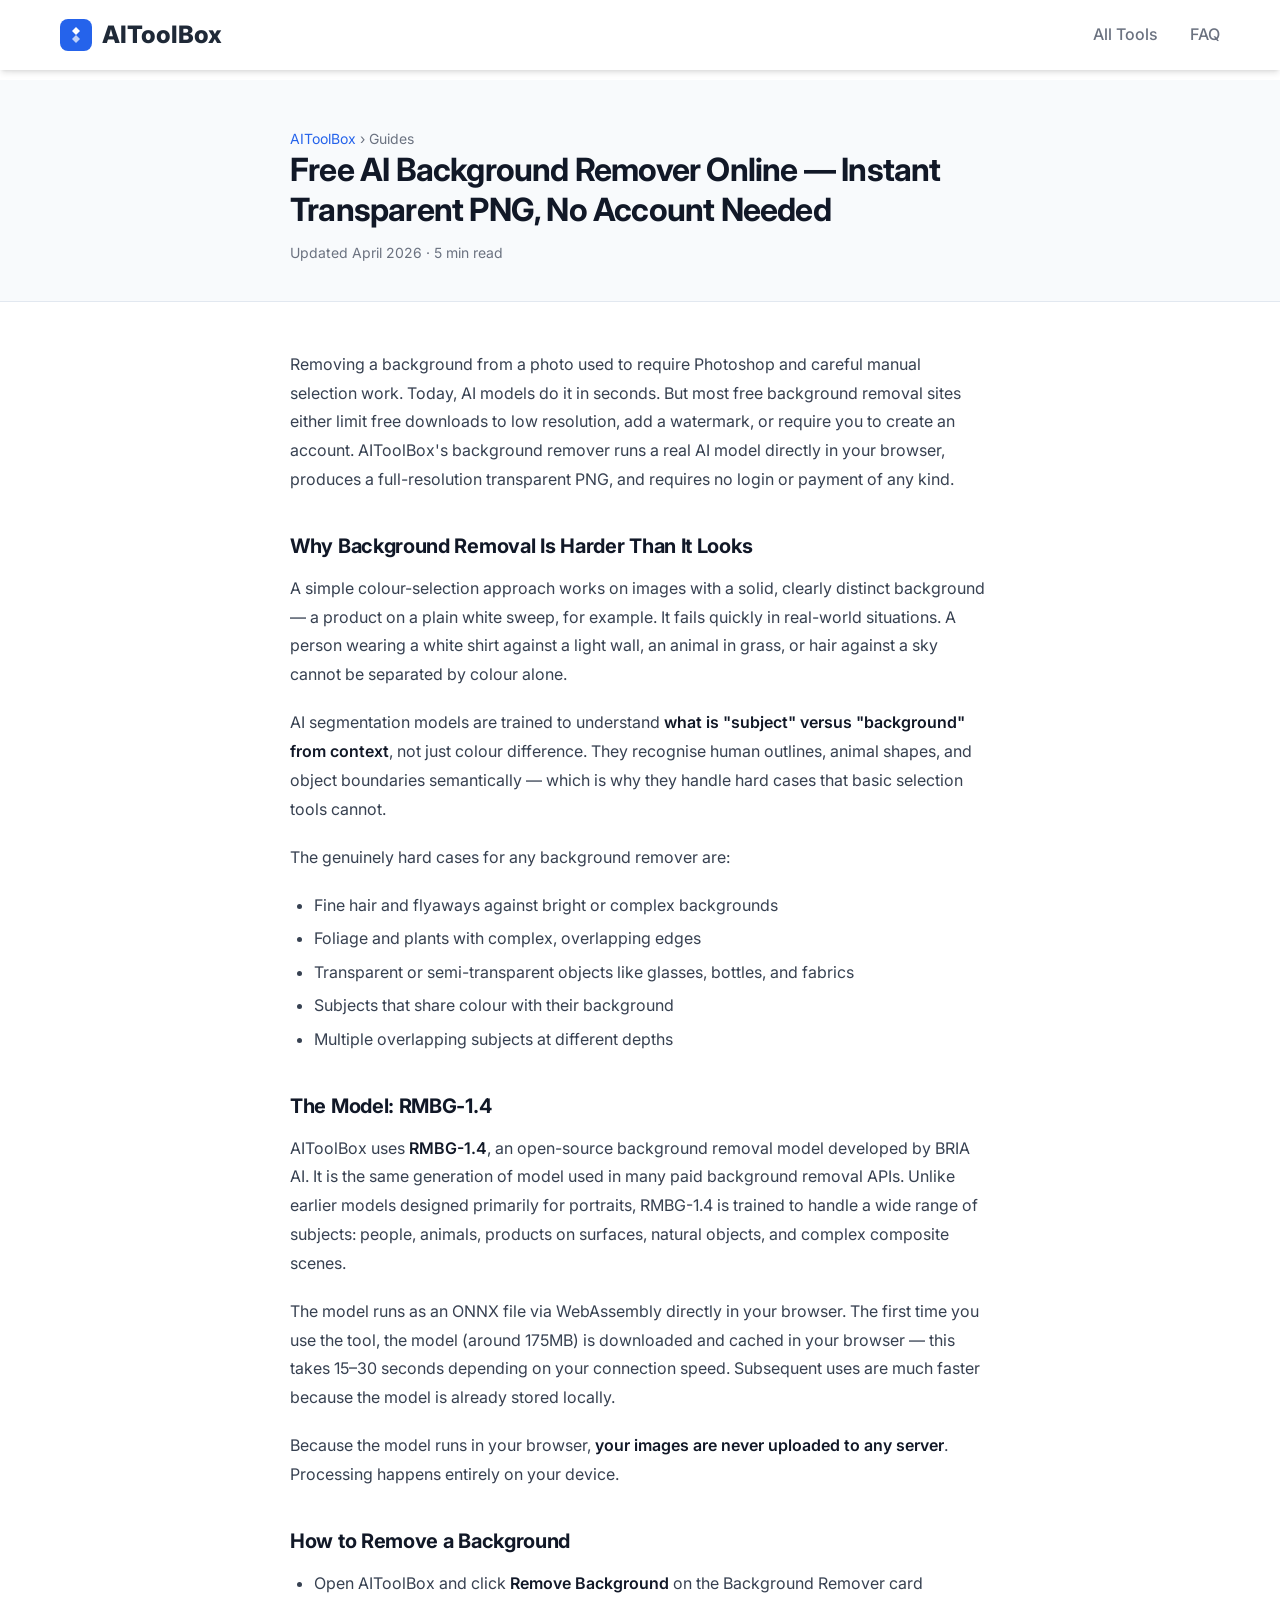
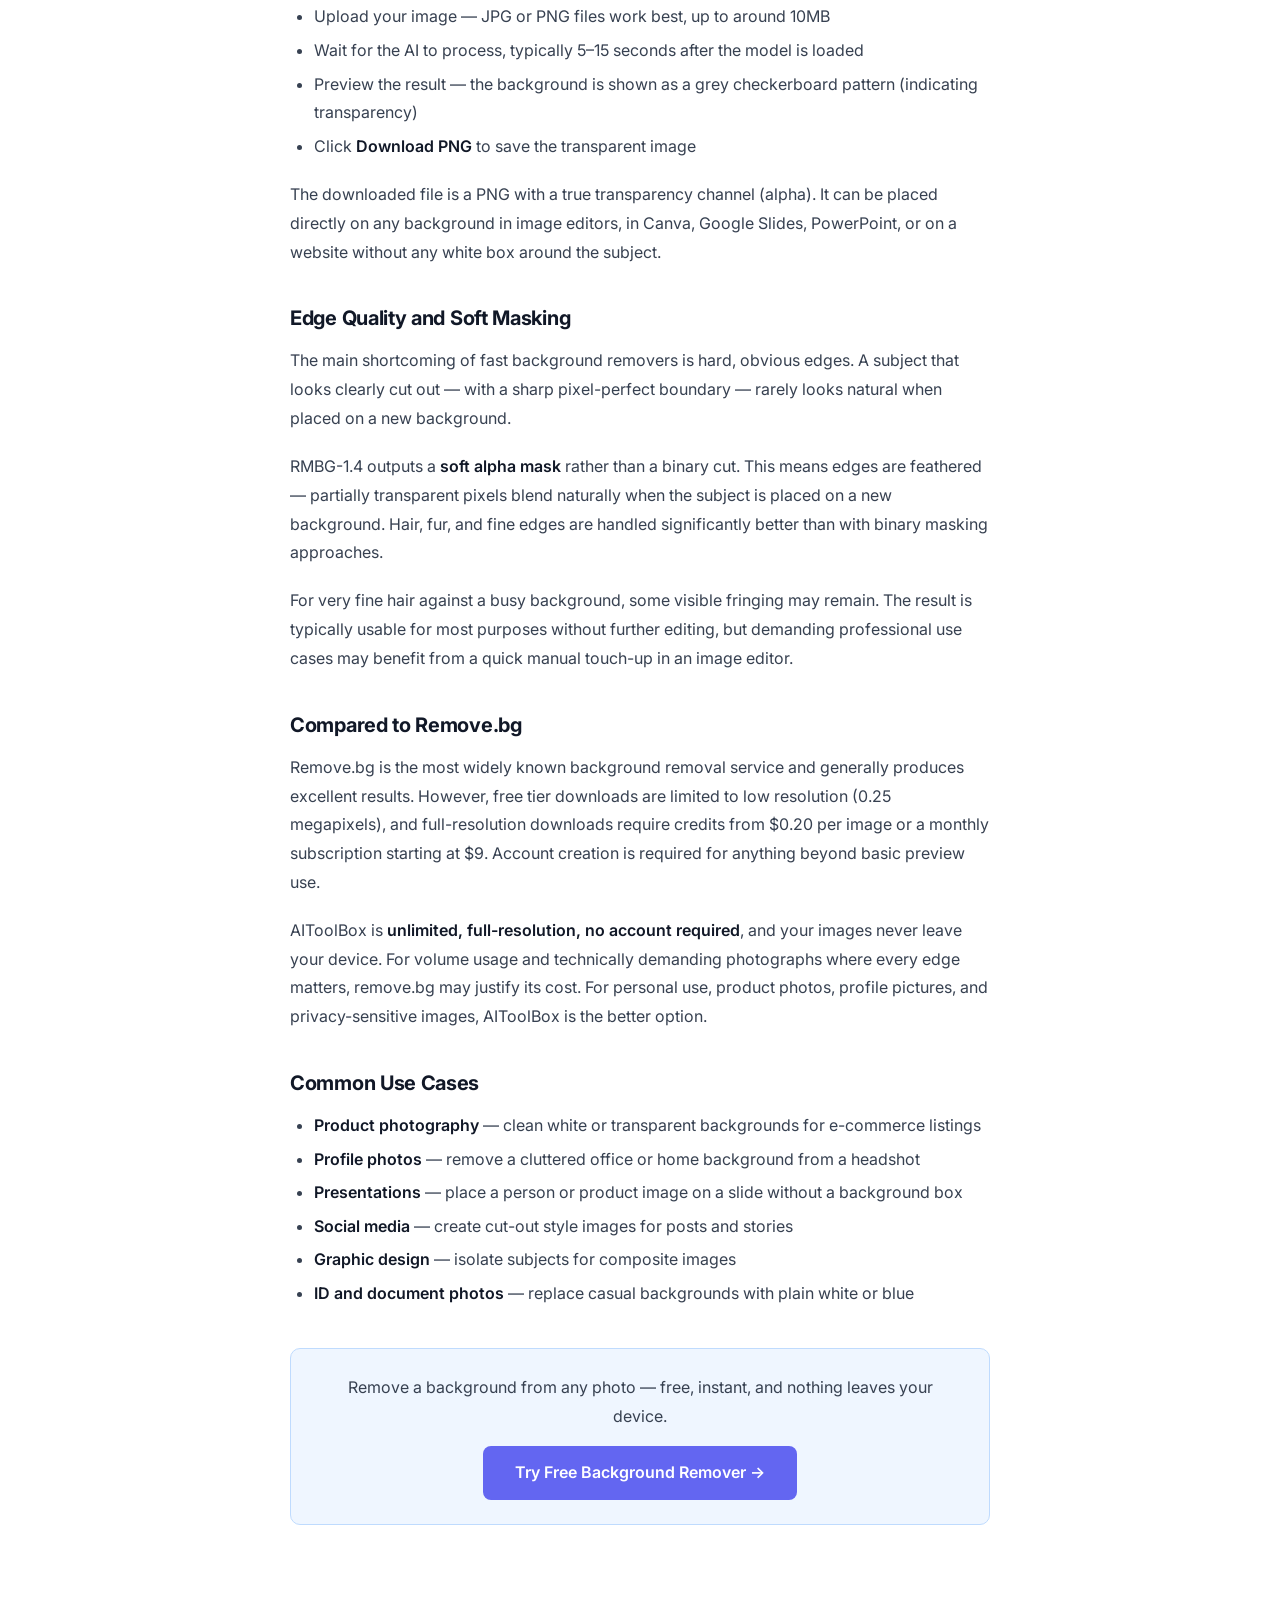
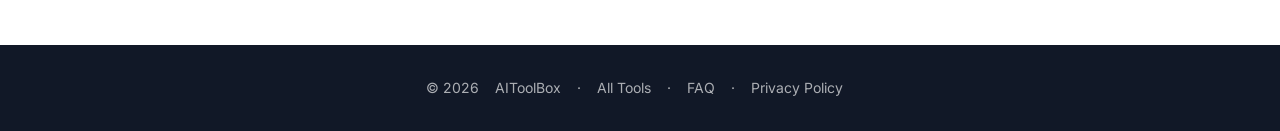
<file: blog/free-background-remover.html>
<!DOCTYPE html>
<html lang="en">
<head>
    <meta charset="UTF-8">
    <meta name="viewport" content="width=device-width, initial-scale=1.0">
    <title>Free AI Background Remover Online — Transparent PNG, No Signup | AIToolBox</title>
    <meta name="description" content="Remove image backgrounds instantly using AI. Handles people, hair, foliage and complex photos. Free, no account required, downloads as transparent PNG.">
    <link rel="canonical" href="https://kaynai.co.uk/blog/free-background-remover">
    <link rel="stylesheet" href="../style.css">
    <link rel="preconnect" href="https://fonts.googleapis.com">
    <link rel="preconnect" href="https://fonts.gstatic.com" crossorigin>
    <link href="https://fonts.googleapis.com/css2?family=Inter:wght@300;400;600;700;800&display=swap" rel="stylesheet">
    <script async src="https://pagead2.googlesyndication.com/pagead/js/adsbygoogle.js?client=ca-pub-5242968615107720" crossorigin="anonymous"></script>
    <style>
        .page-wrap { margin-top: 80px; }
        .article-header { background: #F8FAFC; border-bottom: 1px solid #E2E8F0; padding: 48px 0 36px; }
        .article-header h1 { font-size: 2rem; font-weight: 700; letter-spacing: -0.025em; line-height: 1.25; color: #111827; margin-bottom: 0.75rem; }
        .article-header .meta { color: #6B7280; font-size: 0.875rem; }
        .article-header .meta a { color: #2563EB; text-decoration: none; }
        .article-header .meta a:hover { text-decoration: underline; }
        .article-body { max-width: 740px; margin: 0 auto; padding: 48px 20px 80px; }
        .article-body h2 { font-size: 1.25rem; font-weight: 700; letter-spacing: -0.015em; margin: 2.25rem 0 0.75rem; color: #111827; }
        .article-body p { color: #374151; line-height: 1.8; margin-bottom: 1.2rem; font-size: 1rem; }
        .article-body ul { padding-left: 1.5rem; margin-bottom: 1.2rem; }
        .article-body li { color: #374151; line-height: 1.8; margin-bottom: 0.3rem; }
        .article-body strong { color: #111827; font-weight: 600; }
        .cta-box { background: #EFF6FF; border: 1px solid #BFDBFE; border-radius: 10px; padding: 1.5rem 2rem; margin: 2.5rem 0; text-align: center; }
        .cta-box p { color: #374151; margin-bottom: 1rem; }
        .article-footer { background: #111827; color: rgba(255,255,255,0.65); padding: 2rem 0; text-align: center; font-size: 0.875rem; }
        .article-footer a { color: rgba(255,255,255,0.65); text-decoration: none; margin: 0 0.75rem; }
        .article-footer a:hover { color: white; }
    </style>
</head>
<body>
    <nav class="navbar">
        <div class="container">
            <div class="nav-content">
                <a href="/" style="text-decoration:none;" class="logo">
                    <svg width="32" height="32" viewBox="0 0 32 32" fill="none" xmlns="http://www.w3.org/2000/svg">
                        <rect width="32" height="32" rx="8" fill="#2563EB"/>
                        <path d="M16 8L20 12L16 16L12 12L16 8Z" fill="white"/>
                        <path d="M16 16L20 20L16 24L12 20L16 16Z" fill="white" opacity="0.7"/>
                    </svg>
                    <span>AIToolBox</span>
                </a>
                <div class="nav-links">
                    <a href="/">All Tools</a>
                    <a href="/#faq">FAQ</a>
                </div>
            </div>
        </div>
    </nav>

    <div class="page-wrap">
        <div class="article-header">
            <div class="container" style="max-width:740px;">
                <p class="meta"><a href="/">AIToolBox</a> › Guides</p>
                <h1>Free AI Background Remover Online — Instant Transparent PNG, No Account Needed</h1>
                <p class="meta">Updated April 2026 &middot; 5 min read</p>
            </div>
        </div>

        <div class="article-body">
            <p>Removing a background from a photo used to require Photoshop and careful manual selection work. Today, AI models do it in seconds. But most free background removal sites either limit free downloads to low resolution, add a watermark, or require you to create an account. AIToolBox's background remover runs a real AI model directly in your browser, produces a full-resolution transparent PNG, and requires no login or payment of any kind.</p>

            <h2>Why Background Removal Is Harder Than It Looks</h2>
            <p>A simple colour-selection approach works on images with a solid, clearly distinct background — a product on a plain white sweep, for example. It fails quickly in real-world situations. A person wearing a white shirt against a light wall, an animal in grass, or hair against a sky cannot be separated by colour alone.</p>
            <p>AI segmentation models are trained to understand <strong>what is "subject" versus "background" from context</strong>, not just colour difference. They recognise human outlines, animal shapes, and object boundaries semantically — which is why they handle hard cases that basic selection tools cannot.</p>
            <p>The genuinely hard cases for any background remover are:</p>
            <ul>
                <li>Fine hair and flyaways against bright or complex backgrounds</li>
                <li>Foliage and plants with complex, overlapping edges</li>
                <li>Transparent or semi-transparent objects like glasses, bottles, and fabrics</li>
                <li>Subjects that share colour with their background</li>
                <li>Multiple overlapping subjects at different depths</li>
            </ul>

            <h2>The Model: RMBG-1.4</h2>
            <p>AIToolBox uses <strong>RMBG-1.4</strong>, an open-source background removal model developed by BRIA AI. It is the same generation of model used in many paid background removal APIs. Unlike earlier models designed primarily for portraits, RMBG-1.4 is trained to handle a wide range of subjects: people, animals, products on surfaces, natural objects, and complex composite scenes.</p>
            <p>The model runs as an ONNX file via WebAssembly directly in your browser. The first time you use the tool, the model (around 175MB) is downloaded and cached in your browser — this takes 15–30 seconds depending on your connection speed. Subsequent uses are much faster because the model is already stored locally.</p>
            <p>Because the model runs in your browser, <strong>your images are never uploaded to any server</strong>. Processing happens entirely on your device.</p>

            <h2>How to Remove a Background</h2>
            <ul>
                <li>Open AIToolBox and click <strong>Remove Background</strong> on the Background Remover card</li>
                <li>Upload your image — JPG or PNG files work best, up to around 10MB</li>
                <li>Wait for the AI to process, typically 5–15 seconds after the model is loaded</li>
                <li>Preview the result — the background is shown as a grey checkerboard pattern (indicating transparency)</li>
                <li>Click <strong>Download PNG</strong> to save the transparent image</li>
            </ul>
            <p>The downloaded file is a PNG with a true transparency channel (alpha). It can be placed directly on any background in image editors, in Canva, Google Slides, PowerPoint, or on a website without any white box around the subject.</p>

            <h2>Edge Quality and Soft Masking</h2>
            <p>The main shortcoming of fast background removers is hard, obvious edges. A subject that looks clearly cut out — with a sharp pixel-perfect boundary — rarely looks natural when placed on a new background.</p>
            <p>RMBG-1.4 outputs a <strong>soft alpha mask</strong> rather than a binary cut. This means edges are feathered — partially transparent pixels blend naturally when the subject is placed on a new background. Hair, fur, and fine edges are handled significantly better than with binary masking approaches.</p>
            <p>For very fine hair against a busy background, some visible fringing may remain. The result is typically usable for most purposes without further editing, but demanding professional use cases may benefit from a quick manual touch-up in an image editor.</p>

            <h2>Compared to Remove.bg</h2>
            <p>Remove.bg is the most widely known background removal service and generally produces excellent results. However, free tier downloads are limited to low resolution (0.25 megapixels), and full-resolution downloads require credits from $0.20 per image or a monthly subscription starting at $9. Account creation is required for anything beyond basic preview use.</p>
            <p>AIToolBox is <strong>unlimited, full-resolution, no account required</strong>, and your images never leave your device. For volume usage and technically demanding photographs where every edge matters, remove.bg may justify its cost. For personal use, product photos, profile pictures, and privacy-sensitive images, AIToolBox is the better option.</p>

            <h2>Common Use Cases</h2>
            <ul>
                <li><strong>Product photography</strong> — clean white or transparent backgrounds for e-commerce listings</li>
                <li><strong>Profile photos</strong> — remove a cluttered office or home background from a headshot</li>
                <li><strong>Presentations</strong> — place a person or product image on a slide without a background box</li>
                <li><strong>Social media</strong> — create cut-out style images for posts and stories</li>
                <li><strong>Graphic design</strong> — isolate subjects for composite images</li>
                <li><strong>ID and document photos</strong> — replace casual backgrounds with plain white or blue</li>
            </ul>

            <div class="cta-box">
                <p>Remove a background from any photo — free, instant, and nothing leaves your device.</p>
                <a href="/#bg-remover" class="btn btn-primary">Try Free Background Remover &rarr;</a>
            </div>
        </div>
    </div>

    <footer class="article-footer">
        <div class="container">
            <p>&copy; 2026 <a href="/">AIToolBox</a> &middot; <a href="/">All Tools</a> &middot; <a href="/#faq">FAQ</a> &middot; <a href="/privacy.html">Privacy Policy</a></p>
        </div>
    </footer>
</body>
</html>
</file>
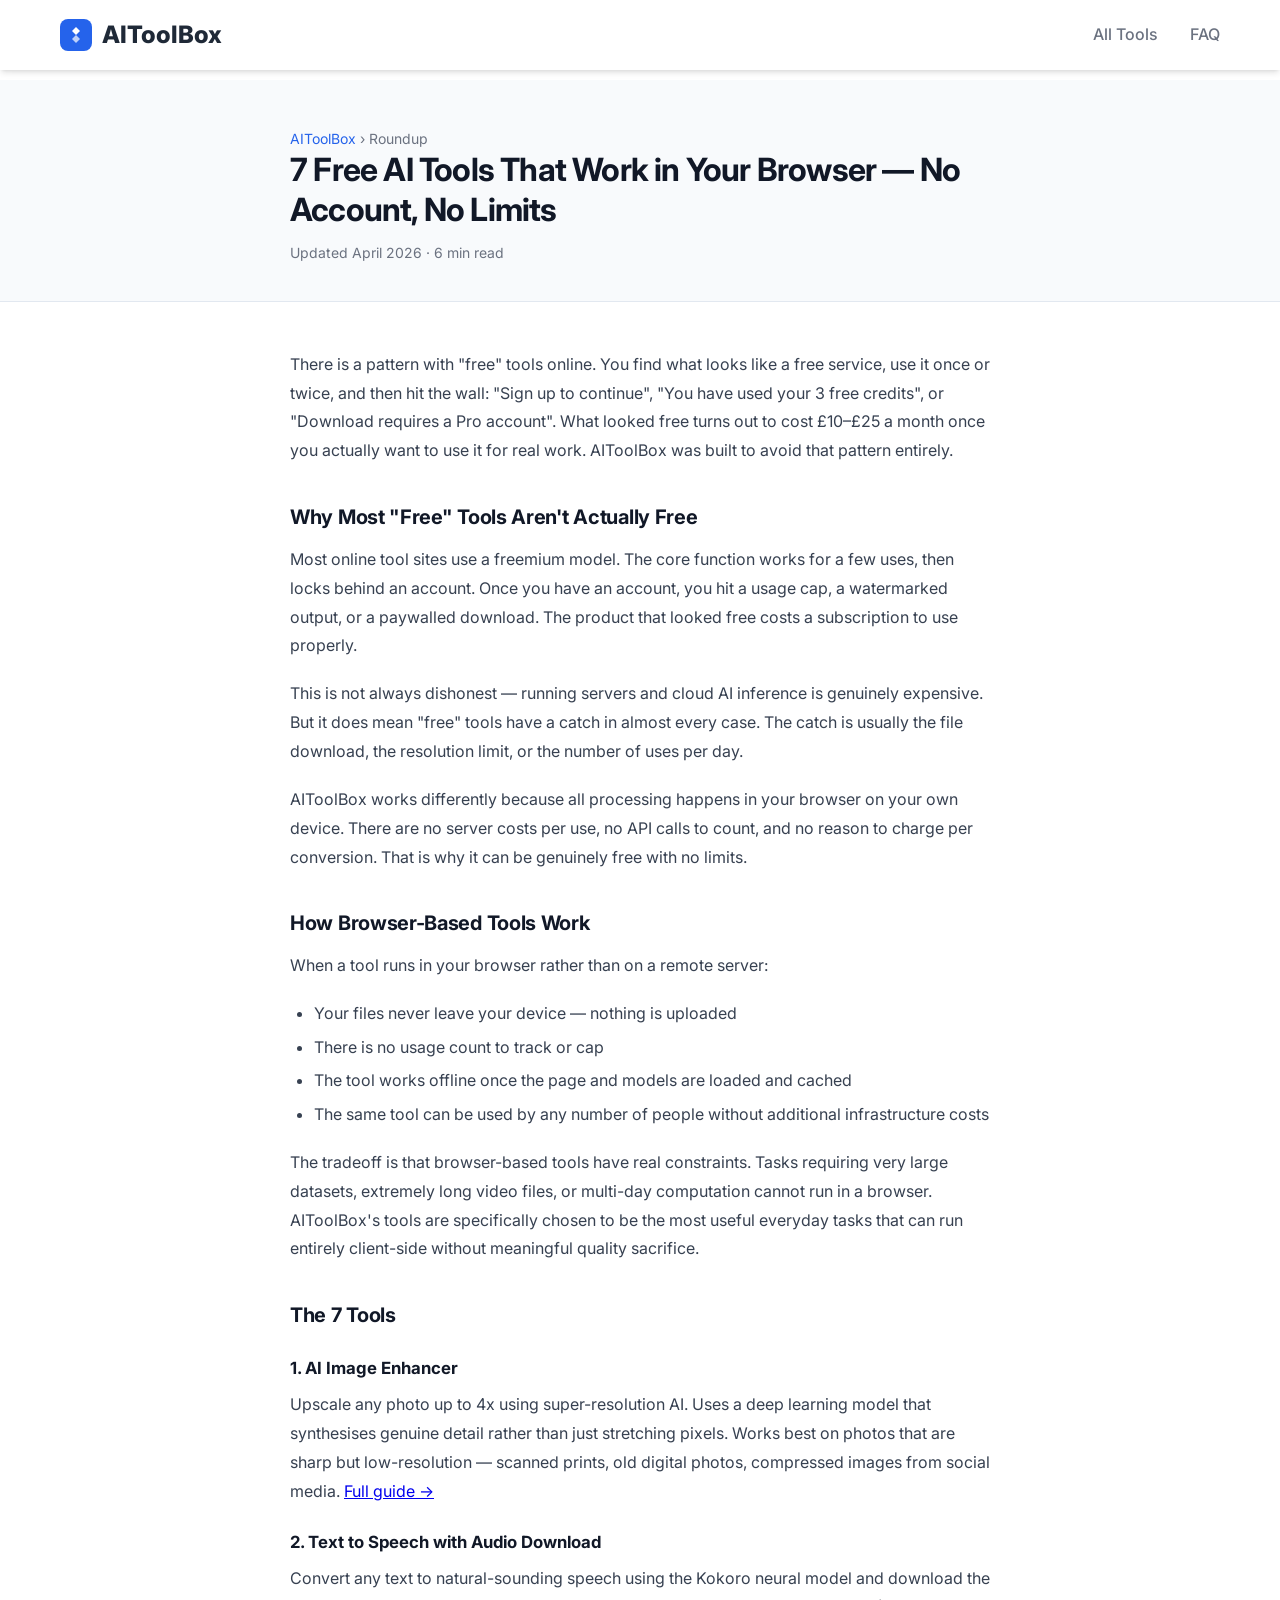
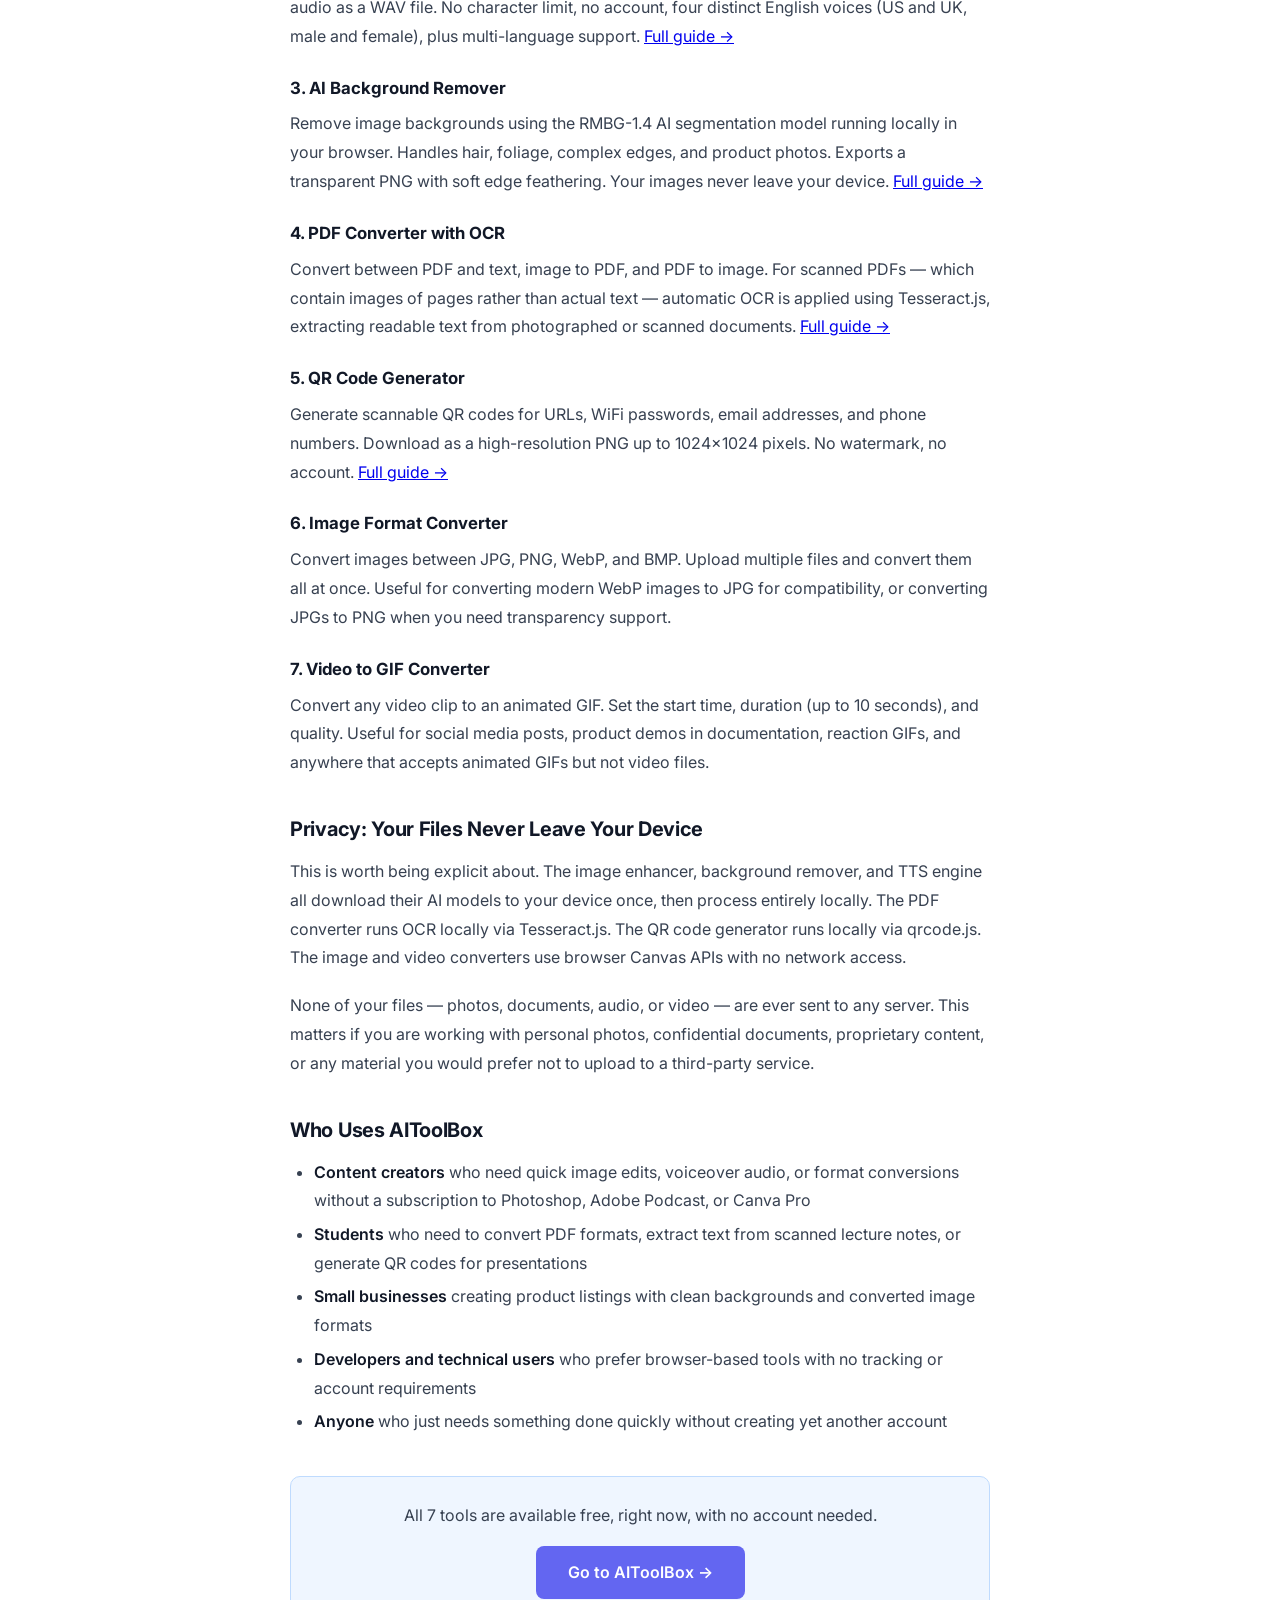
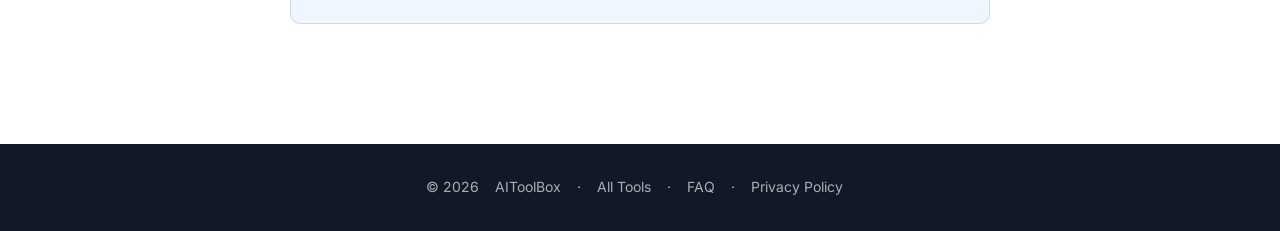
<file: blog/free-online-tools-no-signup.html>
<!DOCTYPE html>
<html lang="en">
<head>
    <meta charset="UTF-8">
    <meta name="viewport" content="width=device-width, initial-scale=1.0">
    <title>7 Free AI Tools Online — No Account, No Limits, Works in Your Browser | AIToolBox</title>
    <meta name="description" content="Seven genuinely free AI tools that work entirely in your browser — no signup, no usage limits, no uploads. Image enhancer, TTS, background remover, PDF converter and more.">
    <link rel="canonical" href="https://kaynai.co.uk/blog/free-online-tools-no-signup">
    <link rel="stylesheet" href="../style.css">
    <link rel="preconnect" href="https://fonts.googleapis.com">
    <link rel="preconnect" href="https://fonts.gstatic.com" crossorigin>
    <link href="https://fonts.googleapis.com/css2?family=Inter:wght@300;400;600;700;800&display=swap" rel="stylesheet">
    <script async src="https://pagead2.googlesyndication.com/pagead/js/adsbygoogle.js?client=ca-pub-5242968615107720" crossorigin="anonymous"></script>
    <style>
        .page-wrap { margin-top: 80px; }
        .article-header { background: #F8FAFC; border-bottom: 1px solid #E2E8F0; padding: 48px 0 36px; }
        .article-header h1 { font-size: 2rem; font-weight: 700; letter-spacing: -0.025em; line-height: 1.25; color: #111827; margin-bottom: 0.75rem; }
        .article-header .meta { color: #6B7280; font-size: 0.875rem; }
        .article-header .meta a { color: #2563EB; text-decoration: none; }
        .article-header .meta a:hover { text-decoration: underline; }
        .article-body { max-width: 740px; margin: 0 auto; padding: 48px 20px 80px; }
        .article-body h2 { font-size: 1.25rem; font-weight: 700; letter-spacing: -0.015em; margin: 2.25rem 0 0.75rem; color: #111827; }
        .article-body h3 { font-size: 1.05rem; font-weight: 700; margin: 1.5rem 0 0.5rem; color: #111827; }
        .article-body p { color: #374151; line-height: 1.8; margin-bottom: 1.2rem; font-size: 1rem; }
        .article-body ul { padding-left: 1.5rem; margin-bottom: 1.2rem; }
        .article-body li { color: #374151; line-height: 1.8; margin-bottom: 0.3rem; }
        .article-body strong { color: #111827; font-weight: 600; }
        .cta-box { background: #EFF6FF; border: 1px solid #BFDBFE; border-radius: 10px; padding: 1.5rem 2rem; margin: 2.5rem 0; text-align: center; }
        .cta-box p { color: #374151; margin-bottom: 1rem; }
        .article-footer { background: #111827; color: rgba(255,255,255,0.65); padding: 2rem 0; text-align: center; font-size: 0.875rem; }
        .article-footer a { color: rgba(255,255,255,0.65); text-decoration: none; margin: 0 0.75rem; }
        .article-footer a:hover { color: white; }
    </style>
</head>
<body>
    <nav class="navbar">
        <div class="container">
            <div class="nav-content">
                <a href="/" style="text-decoration:none;" class="logo">
                    <svg width="32" height="32" viewBox="0 0 32 32" fill="none" xmlns="http://www.w3.org/2000/svg">
                        <rect width="32" height="32" rx="8" fill="#2563EB"/>
                        <path d="M16 8L20 12L16 16L12 12L16 8Z" fill="white"/>
                        <path d="M16 16L20 20L16 24L12 20L16 16Z" fill="white" opacity="0.7"/>
                    </svg>
                    <span>AIToolBox</span>
                </a>
                <div class="nav-links">
                    <a href="/">All Tools</a>
                    <a href="/#faq">FAQ</a>
                </div>
            </div>
        </div>
    </nav>

    <div class="page-wrap">
        <div class="article-header">
            <div class="container" style="max-width:740px;">
                <p class="meta"><a href="/">AIToolBox</a> › Roundup</p>
                <h1>7 Free AI Tools That Work in Your Browser — No Account, No Limits</h1>
                <p class="meta">Updated April 2026 &middot; 6 min read</p>
            </div>
        </div>

        <div class="article-body">
            <p>There is a pattern with "free" tools online. You find what looks like a free service, use it once or twice, and then hit the wall: "Sign up to continue", "You have used your 3 free credits", or "Download requires a Pro account". What looked free turns out to cost £10–£25 a month once you actually want to use it for real work. AIToolBox was built to avoid that pattern entirely.</p>

            <h2>Why Most "Free" Tools Aren't Actually Free</h2>
            <p>Most online tool sites use a freemium model. The core function works for a few uses, then locks behind an account. Once you have an account, you hit a usage cap, a watermarked output, or a paywalled download. The product that looked free costs a subscription to use properly.</p>
            <p>This is not always dishonest — running servers and cloud AI inference is genuinely expensive. But it does mean "free" tools have a catch in almost every case. The catch is usually the file download, the resolution limit, or the number of uses per day.</p>
            <p>AIToolBox works differently because all processing happens in your browser on your own device. There are no server costs per use, no API calls to count, and no reason to charge per conversion. That is why it can be genuinely free with no limits.</p>

            <h2>How Browser-Based Tools Work</h2>
            <p>When a tool runs in your browser rather than on a remote server:</p>
            <ul>
                <li>Your files never leave your device — nothing is uploaded</li>
                <li>There is no usage count to track or cap</li>
                <li>The tool works offline once the page and models are loaded and cached</li>
                <li>The same tool can be used by any number of people without additional infrastructure costs</li>
            </ul>
            <p>The tradeoff is that browser-based tools have real constraints. Tasks requiring very large datasets, extremely long video files, or multi-day computation cannot run in a browser. AIToolBox's tools are specifically chosen to be the most useful everyday tasks that can run entirely client-side without meaningful quality sacrifice.</p>

            <h2>The 7 Tools</h2>

            <h3>1. AI Image Enhancer</h3>
            <p>Upscale any photo up to 4x using super-resolution AI. Uses a deep learning model that synthesises genuine detail rather than just stretching pixels. Works best on photos that are sharp but low-resolution — scanned prints, old digital photos, compressed images from social media. <a href="/blog/free-ai-image-enhancer.html">Full guide →</a></p>

            <h3>2. Text to Speech with Audio Download</h3>
            <p>Convert any text to natural-sounding speech using the Kokoro neural model and download the audio as a WAV file. No character limit, no account, four distinct English voices (US and UK, male and female), plus multi-language support. <a href="/blog/free-text-to-speech-download.html">Full guide →</a></p>

            <h3>3. AI Background Remover</h3>
            <p>Remove image backgrounds using the RMBG-1.4 AI segmentation model running locally in your browser. Handles hair, foliage, complex edges, and product photos. Exports a transparent PNG with soft edge feathering. Your images never leave your device. <a href="/blog/free-background-remover.html">Full guide →</a></p>

            <h3>4. PDF Converter with OCR</h3>
            <p>Convert between PDF and text, image to PDF, and PDF to image. For scanned PDFs — which contain images of pages rather than actual text — automatic OCR is applied using Tesseract.js, extracting readable text from photographed or scanned documents. <a href="/blog/convert-scanned-pdf-to-text-ocr.html">Full guide →</a></p>

            <h3>5. QR Code Generator</h3>
            <p>Generate scannable QR codes for URLs, WiFi passwords, email addresses, and phone numbers. Download as a high-resolution PNG up to 1024&times;1024 pixels. No watermark, no account. <a href="/blog/free-qr-code-generator-no-watermark.html">Full guide →</a></p>

            <h3>6. Image Format Converter</h3>
            <p>Convert images between JPG, PNG, WebP, and BMP. Upload multiple files and convert them all at once. Useful for converting modern WebP images to JPG for compatibility, or converting JPGs to PNG when you need transparency support.</p>

            <h3>7. Video to GIF Converter</h3>
            <p>Convert any video clip to an animated GIF. Set the start time, duration (up to 10 seconds), and quality. Useful for social media posts, product demos in documentation, reaction GIFs, and anywhere that accepts animated GIFs but not video files.</p>

            <h2>Privacy: Your Files Never Leave Your Device</h2>
            <p>This is worth being explicit about. The image enhancer, background remover, and TTS engine all download their AI models to your device once, then process entirely locally. The PDF converter runs OCR locally via Tesseract.js. The QR code generator runs locally via qrcode.js. The image and video converters use browser Canvas APIs with no network access.</p>
            <p>None of your files — photos, documents, audio, or video — are ever sent to any server. This matters if you are working with personal photos, confidential documents, proprietary content, or any material you would prefer not to upload to a third-party service.</p>

            <h2>Who Uses AIToolBox</h2>
            <ul>
                <li><strong>Content creators</strong> who need quick image edits, voiceover audio, or format conversions without a subscription to Photoshop, Adobe Podcast, or Canva Pro</li>
                <li><strong>Students</strong> who need to convert PDF formats, extract text from scanned lecture notes, or generate QR codes for presentations</li>
                <li><strong>Small businesses</strong> creating product listings with clean backgrounds and converted image formats</li>
                <li><strong>Developers and technical users</strong> who prefer browser-based tools with no tracking or account requirements</li>
                <li><strong>Anyone</strong> who just needs something done quickly without creating yet another account</li>
            </ul>

            <div class="cta-box">
                <p>All 7 tools are available free, right now, with no account needed.</p>
                <a href="/" class="btn btn-primary">Go to AIToolBox &rarr;</a>
            </div>
        </div>
    </div>

    <footer class="article-footer">
        <div class="container">
            <p>&copy; 2026 <a href="/">AIToolBox</a> &middot; <a href="/">All Tools</a> &middot; <a href="/#faq">FAQ</a> &middot; <a href="/privacy.html">Privacy Policy</a></p>
        </div>
    </footer>
</body>
</html>
</file>
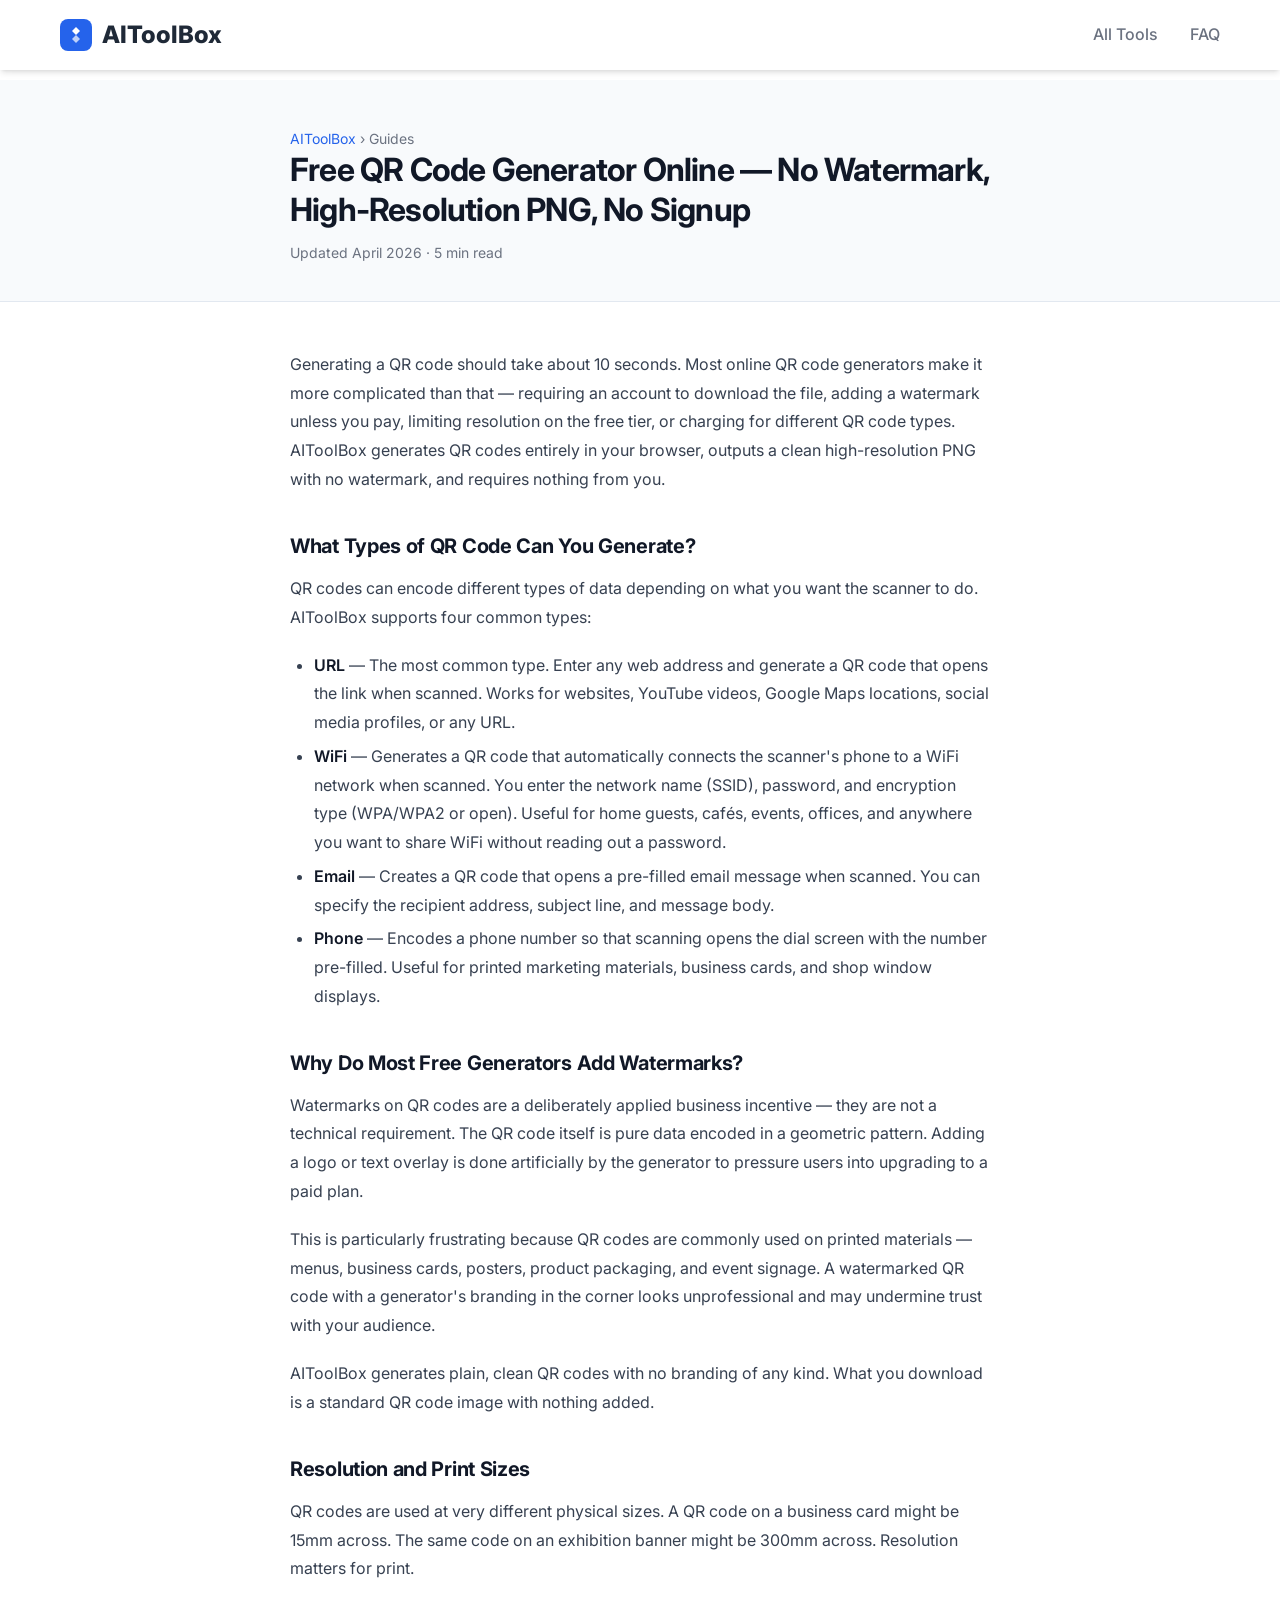
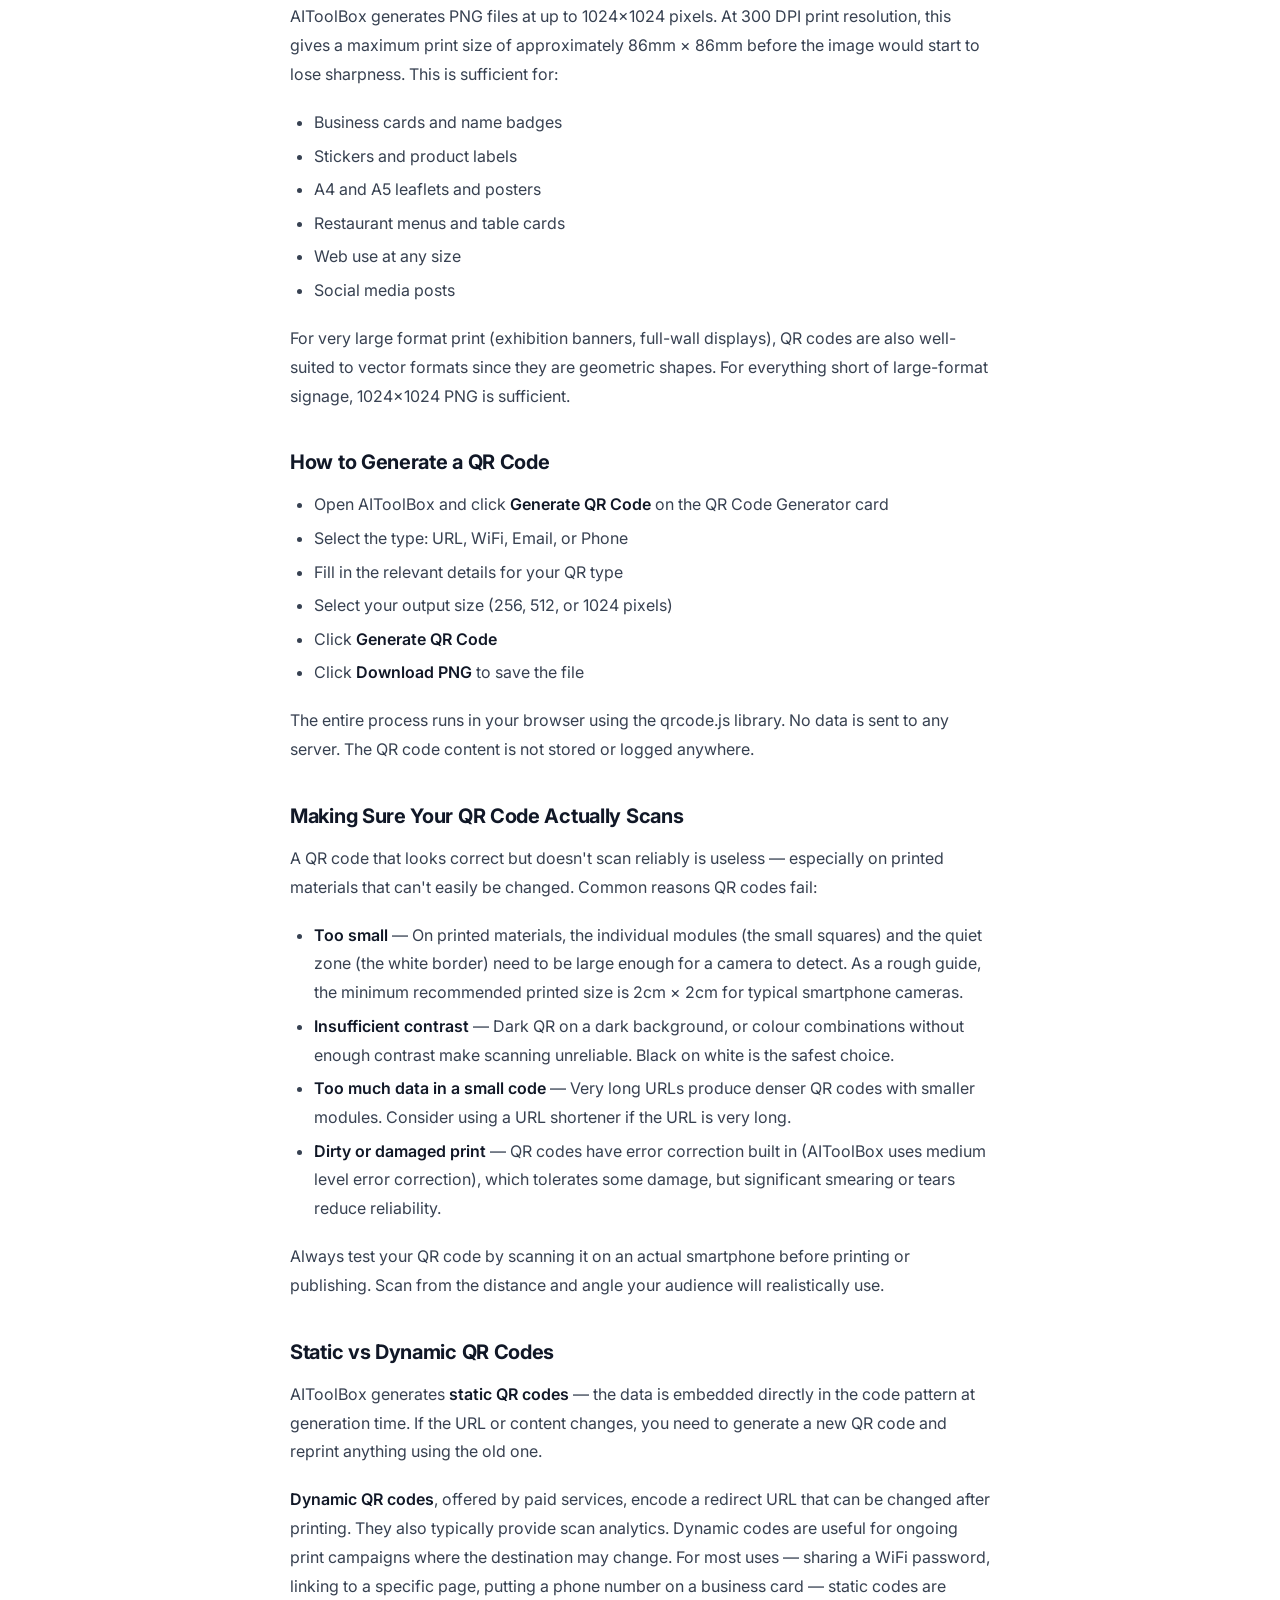
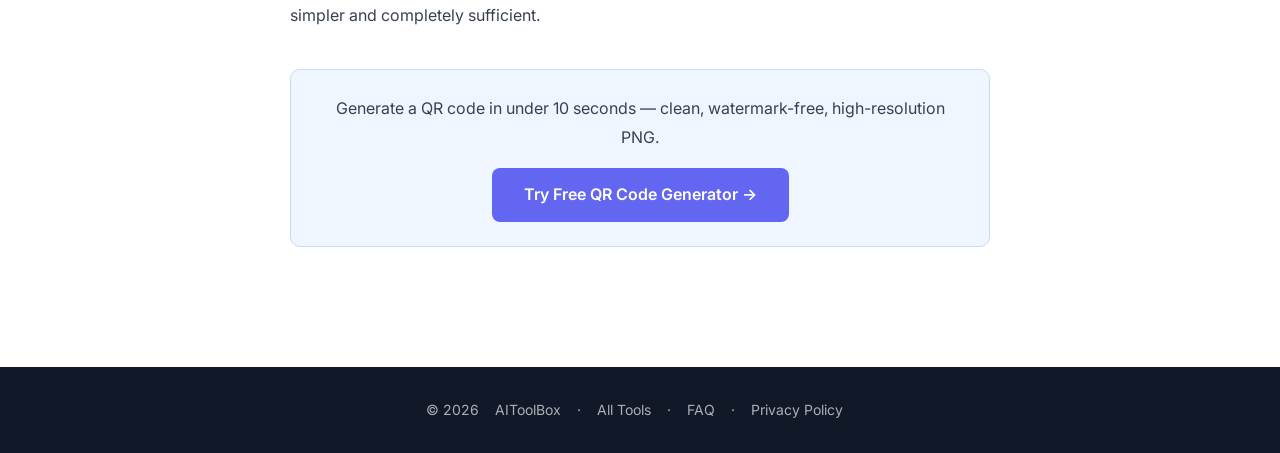
<file: blog/free-qr-code-generator-no-watermark.html>
<!DOCTYPE html>
<html lang="en">
<head>
    <meta charset="UTF-8">
    <meta name="viewport" content="width=device-width, initial-scale=1.0">
    <title>Free QR Code Generator Online — No Watermark, No Signup, Instant PNG | AIToolBox</title>
    <meta name="description" content="Generate QR codes for URLs, WiFi, email and phone numbers free online. No watermark, no account required. Download high-resolution PNG up to 1024x1024 instantly.">
    <link rel="canonical" href="https://kaynai.co.uk/blog/free-qr-code-generator-no-watermark">
    <link rel="stylesheet" href="../style.css">
    <link rel="preconnect" href="https://fonts.googleapis.com">
    <link rel="preconnect" href="https://fonts.gstatic.com" crossorigin>
    <link href="https://fonts.googleapis.com/css2?family=Inter:wght@300;400;600;700;800&display=swap" rel="stylesheet">
    <script async src="https://pagead2.googlesyndication.com/pagead/js/adsbygoogle.js?client=ca-pub-5242968615107720" crossorigin="anonymous"></script>
    <style>
        .page-wrap { margin-top: 80px; }
        .article-header { background: #F8FAFC; border-bottom: 1px solid #E2E8F0; padding: 48px 0 36px; }
        .article-header h1 { font-size: 2rem; font-weight: 700; letter-spacing: -0.025em; line-height: 1.25; color: #111827; margin-bottom: 0.75rem; }
        .article-header .meta { color: #6B7280; font-size: 0.875rem; }
        .article-header .meta a { color: #2563EB; text-decoration: none; }
        .article-header .meta a:hover { text-decoration: underline; }
        .article-body { max-width: 740px; margin: 0 auto; padding: 48px 20px 80px; }
        .article-body h2 { font-size: 1.25rem; font-weight: 700; letter-spacing: -0.015em; margin: 2.25rem 0 0.75rem; color: #111827; }
        .article-body p { color: #374151; line-height: 1.8; margin-bottom: 1.2rem; font-size: 1rem; }
        .article-body ul { padding-left: 1.5rem; margin-bottom: 1.2rem; }
        .article-body li { color: #374151; line-height: 1.8; margin-bottom: 0.3rem; }
        .article-body strong { color: #111827; font-weight: 600; }
        .cta-box { background: #EFF6FF; border: 1px solid #BFDBFE; border-radius: 10px; padding: 1.5rem 2rem; margin: 2.5rem 0; text-align: center; }
        .cta-box p { color: #374151; margin-bottom: 1rem; }
        .article-footer { background: #111827; color: rgba(255,255,255,0.65); padding: 2rem 0; text-align: center; font-size: 0.875rem; }
        .article-footer a { color: rgba(255,255,255,0.65); text-decoration: none; margin: 0 0.75rem; }
        .article-footer a:hover { color: white; }
    </style>
</head>
<body>
    <nav class="navbar">
        <div class="container">
            <div class="nav-content">
                <a href="/" style="text-decoration:none;" class="logo">
                    <svg width="32" height="32" viewBox="0 0 32 32" fill="none" xmlns="http://www.w3.org/2000/svg">
                        <rect width="32" height="32" rx="8" fill="#2563EB"/>
                        <path d="M16 8L20 12L16 16L12 12L16 8Z" fill="white"/>
                        <path d="M16 16L20 20L16 24L12 20L16 16Z" fill="white" opacity="0.7"/>
                    </svg>
                    <span>AIToolBox</span>
                </a>
                <div class="nav-links">
                    <a href="/">All Tools</a>
                    <a href="/#faq">FAQ</a>
                </div>
            </div>
        </div>
    </nav>

    <div class="page-wrap">
        <div class="article-header">
            <div class="container" style="max-width:740px;">
                <p class="meta"><a href="/">AIToolBox</a> › Guides</p>
                <h1>Free QR Code Generator Online — No Watermark, High-Resolution PNG, No Signup</h1>
                <p class="meta">Updated April 2026 &middot; 5 min read</p>
            </div>
        </div>

        <div class="article-body">
            <p>Generating a QR code should take about 10 seconds. Most online QR code generators make it more complicated than that — requiring an account to download the file, adding a watermark unless you pay, limiting resolution on the free tier, or charging for different QR code types. AIToolBox generates QR codes entirely in your browser, outputs a clean high-resolution PNG with no watermark, and requires nothing from you.</p>

            <h2>What Types of QR Code Can You Generate?</h2>
            <p>QR codes can encode different types of data depending on what you want the scanner to do. AIToolBox supports four common types:</p>
            <ul>
                <li><strong>URL</strong> — The most common type. Enter any web address and generate a QR code that opens the link when scanned. Works for websites, YouTube videos, Google Maps locations, social media profiles, or any URL.</li>
                <li><strong>WiFi</strong> — Generates a QR code that automatically connects the scanner's phone to a WiFi network when scanned. You enter the network name (SSID), password, and encryption type (WPA/WPA2 or open). Useful for home guests, cafés, events, offices, and anywhere you want to share WiFi without reading out a password.</li>
                <li><strong>Email</strong> — Creates a QR code that opens a pre-filled email message when scanned. You can specify the recipient address, subject line, and message body.</li>
                <li><strong>Phone</strong> — Encodes a phone number so that scanning opens the dial screen with the number pre-filled. Useful for printed marketing materials, business cards, and shop window displays.</li>
            </ul>

            <h2>Why Do Most Free Generators Add Watermarks?</h2>
            <p>Watermarks on QR codes are a deliberately applied business incentive — they are not a technical requirement. The QR code itself is pure data encoded in a geometric pattern. Adding a logo or text overlay is done artificially by the generator to pressure users into upgrading to a paid plan.</p>
            <p>This is particularly frustrating because QR codes are commonly used on printed materials — menus, business cards, posters, product packaging, and event signage. A watermarked QR code with a generator's branding in the corner looks unprofessional and may undermine trust with your audience.</p>
            <p>AIToolBox generates plain, clean QR codes with no branding of any kind. What you download is a standard QR code image with nothing added.</p>

            <h2>Resolution and Print Sizes</h2>
            <p>QR codes are used at very different physical sizes. A QR code on a business card might be 15mm across. The same code on an exhibition banner might be 300mm across. Resolution matters for print.</p>
            <p>AIToolBox generates PNG files at up to 1024&times;1024 pixels. At 300 DPI print resolution, this gives a maximum print size of approximately 86mm &times; 86mm before the image would start to lose sharpness. This is sufficient for:</p>
            <ul>
                <li>Business cards and name badges</li>
                <li>Stickers and product labels</li>
                <li>A4 and A5 leaflets and posters</li>
                <li>Restaurant menus and table cards</li>
                <li>Web use at any size</li>
                <li>Social media posts</li>
            </ul>
            <p>For very large format print (exhibition banners, full-wall displays), QR codes are also well-suited to vector formats since they are geometric shapes. For everything short of large-format signage, 1024&times;1024 PNG is sufficient.</p>

            <h2>How to Generate a QR Code</h2>
            <ul>
                <li>Open AIToolBox and click <strong>Generate QR Code</strong> on the QR Code Generator card</li>
                <li>Select the type: URL, WiFi, Email, or Phone</li>
                <li>Fill in the relevant details for your QR type</li>
                <li>Select your output size (256, 512, or 1024 pixels)</li>
                <li>Click <strong>Generate QR Code</strong></li>
                <li>Click <strong>Download PNG</strong> to save the file</li>
            </ul>
            <p>The entire process runs in your browser using the qrcode.js library. No data is sent to any server. The QR code content is not stored or logged anywhere.</p>

            <h2>Making Sure Your QR Code Actually Scans</h2>
            <p>A QR code that looks correct but doesn't scan reliably is useless — especially on printed materials that can't easily be changed. Common reasons QR codes fail:</p>
            <ul>
                <li><strong>Too small</strong> — On printed materials, the individual modules (the small squares) and the quiet zone (the white border) need to be large enough for a camera to detect. As a rough guide, the minimum recommended printed size is 2cm &times; 2cm for typical smartphone cameras.</li>
                <li><strong>Insufficient contrast</strong> — Dark QR on a dark background, or colour combinations without enough contrast make scanning unreliable. Black on white is the safest choice.</li>
                <li><strong>Too much data in a small code</strong> — Very long URLs produce denser QR codes with smaller modules. Consider using a URL shortener if the URL is very long.</li>
                <li><strong>Dirty or damaged print</strong> — QR codes have error correction built in (AIToolBox uses medium level error correction), which tolerates some damage, but significant smearing or tears reduce reliability.</li>
            </ul>
            <p>Always test your QR code by scanning it on an actual smartphone before printing or publishing. Scan from the distance and angle your audience will realistically use.</p>

            <h2>Static vs Dynamic QR Codes</h2>
            <p>AIToolBox generates <strong>static QR codes</strong> — the data is embedded directly in the code pattern at generation time. If the URL or content changes, you need to generate a new QR code and reprint anything using the old one.</p>
            <p><strong>Dynamic QR codes</strong>, offered by paid services, encode a redirect URL that can be changed after printing. They also typically provide scan analytics. Dynamic codes are useful for ongoing print campaigns where the destination may change. For most uses — sharing a WiFi password, linking to a specific page, putting a phone number on a business card — static codes are simpler and completely sufficient.</p>

            <div class="cta-box">
                <p>Generate a QR code in under 10 seconds — clean, watermark-free, high-resolution PNG.</p>
                <a href="/#qr-generator" class="btn btn-primary">Try Free QR Code Generator &rarr;</a>
            </div>
        </div>
    </div>

    <footer class="article-footer">
        <div class="container">
            <p>&copy; 2026 <a href="/">AIToolBox</a> &middot; <a href="/">All Tools</a> &middot; <a href="/#faq">FAQ</a> &middot; <a href="/privacy.html">Privacy Policy</a></p>
        </div>
    </footer>
</body>
</html>
</file>
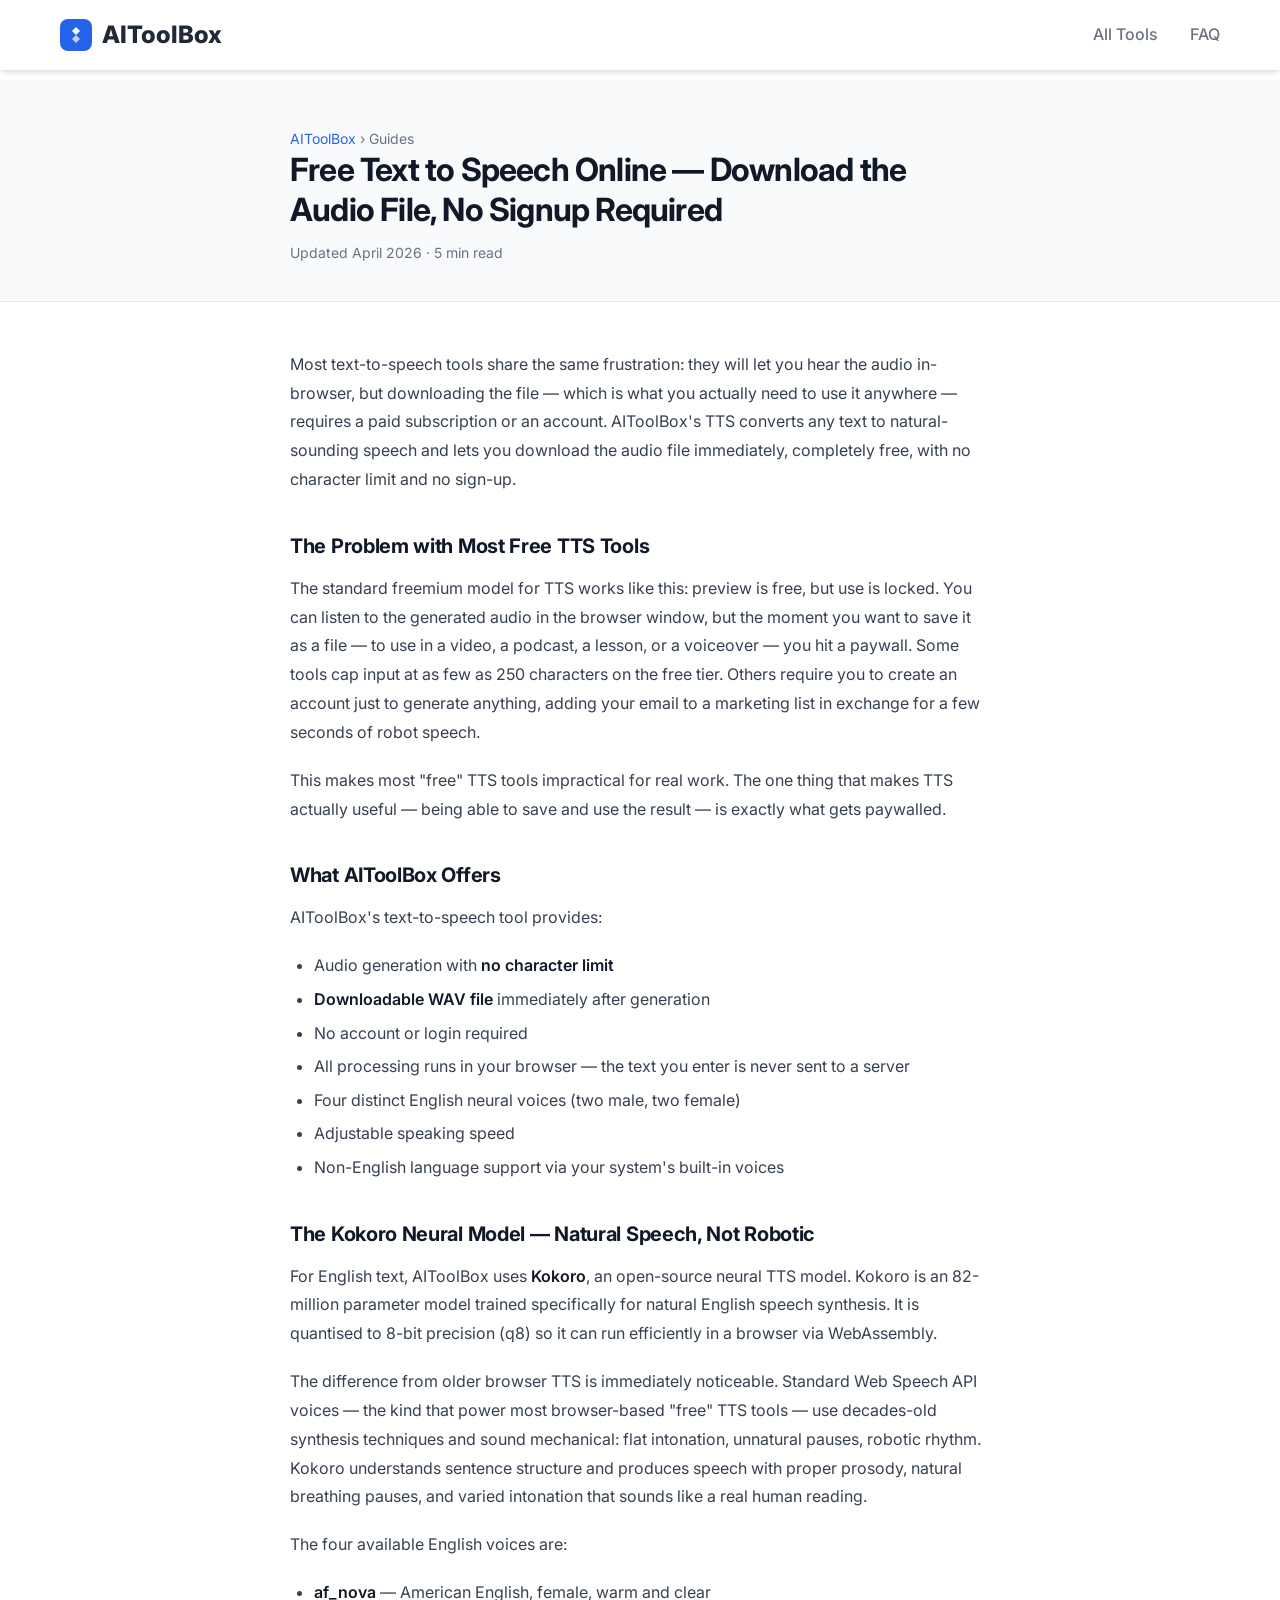
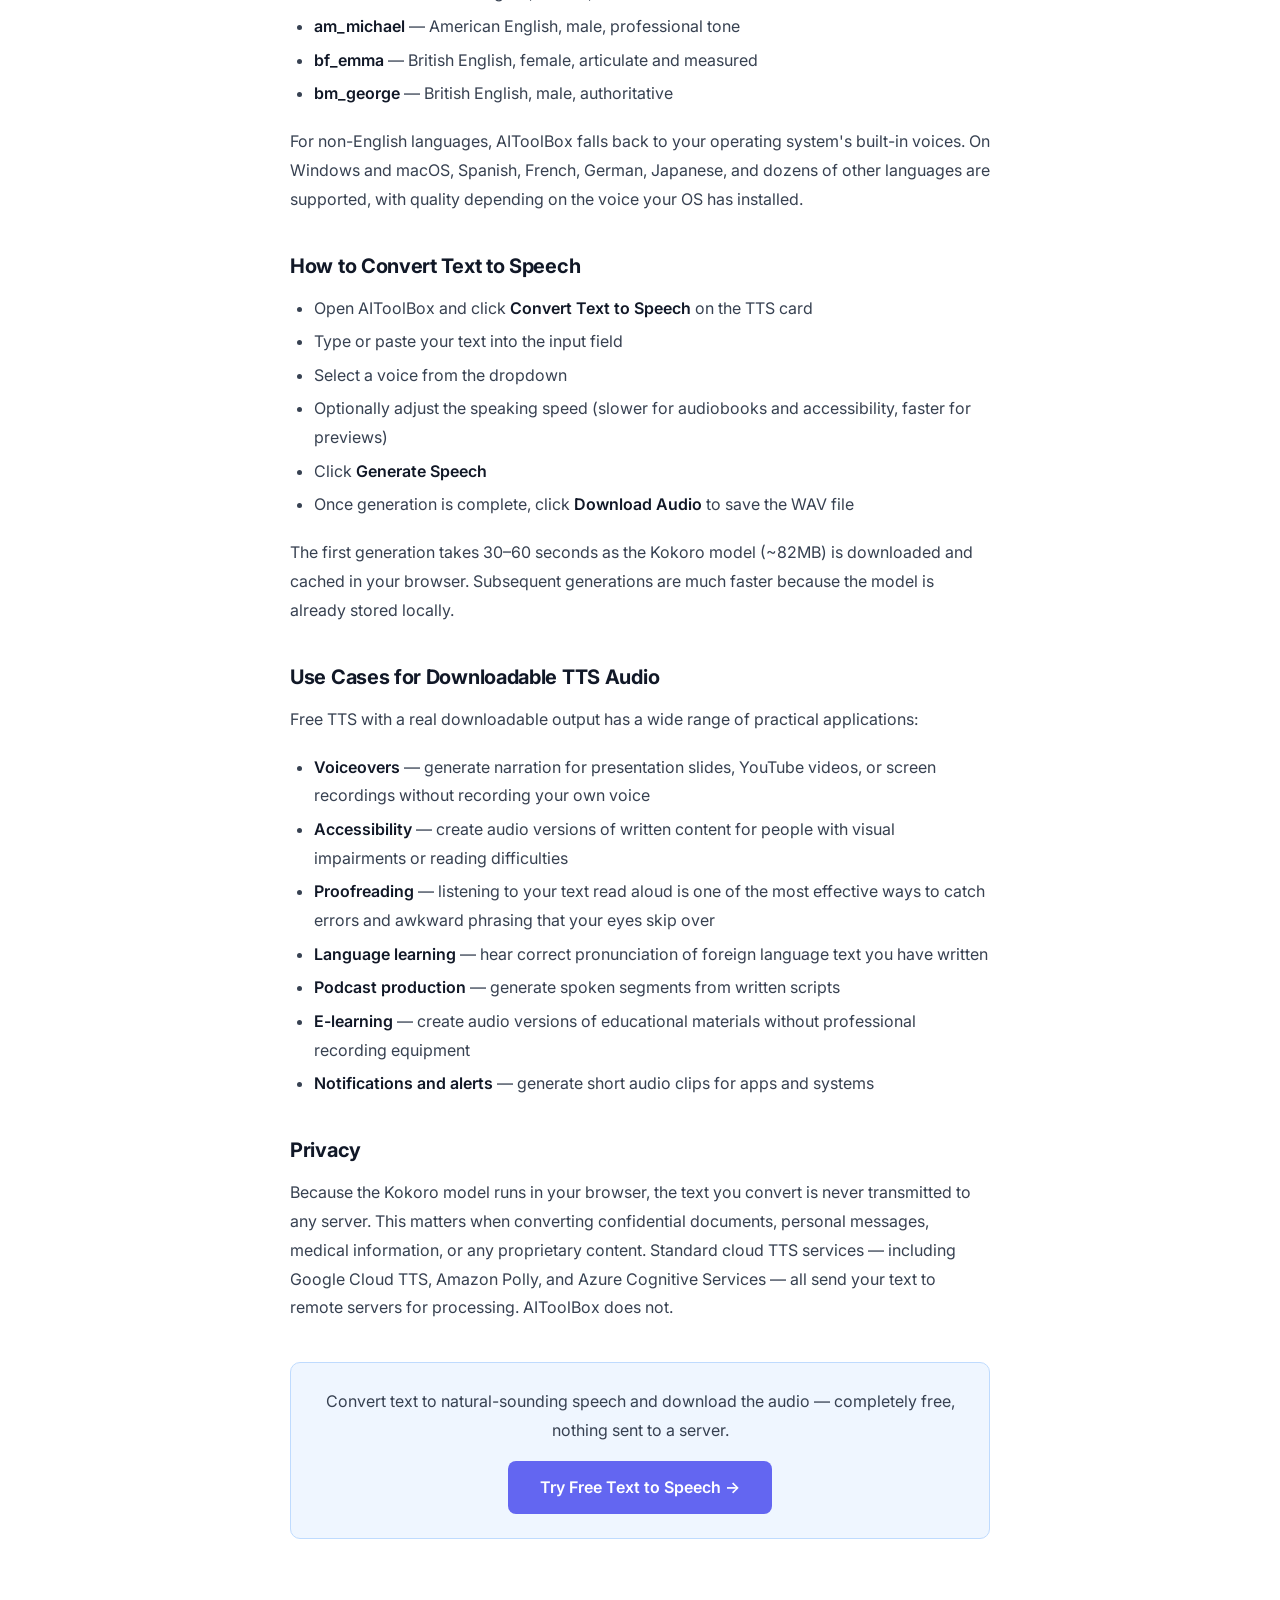
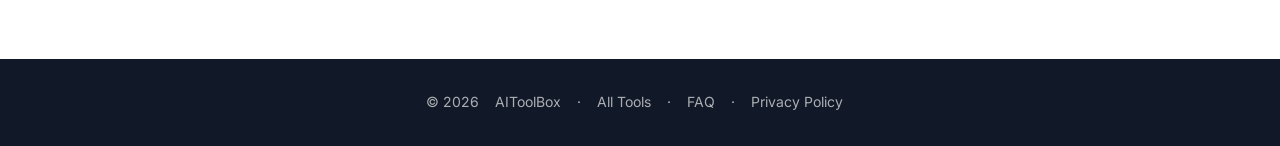
<file: blog/free-text-to-speech-download.html>
<!DOCTYPE html>
<html lang="en">
<head>
    <meta charset="UTF-8">
    <meta name="viewport" content="width=device-width, initial-scale=1.0">
    <title>Free Text to Speech Online — Download Audio File, No Account | AIToolBox</title>
    <meta name="description" content="Convert any text to natural-sounding speech and download the audio file free. No account, no character limit. Supports English, Spanish, French and more.">
    <link rel="canonical" href="https://kaynai.co.uk/blog/free-text-to-speech-download">
    <link rel="stylesheet" href="../style.css">
    <link rel="preconnect" href="https://fonts.googleapis.com">
    <link rel="preconnect" href="https://fonts.gstatic.com" crossorigin>
    <link href="https://fonts.googleapis.com/css2?family=Inter:wght@300;400;600;700;800&display=swap" rel="stylesheet">
    <script async src="https://pagead2.googlesyndication.com/pagead/js/adsbygoogle.js?client=ca-pub-5242968615107720" crossorigin="anonymous"></script>
    <style>
        .page-wrap { margin-top: 80px; }
        .article-header { background: #F8FAFC; border-bottom: 1px solid #E2E8F0; padding: 48px 0 36px; }
        .article-header h1 { font-size: 2rem; font-weight: 700; letter-spacing: -0.025em; line-height: 1.25; color: #111827; margin-bottom: 0.75rem; }
        .article-header .meta { color: #6B7280; font-size: 0.875rem; }
        .article-header .meta a { color: #2563EB; text-decoration: none; }
        .article-header .meta a:hover { text-decoration: underline; }
        .article-body { max-width: 740px; margin: 0 auto; padding: 48px 20px 80px; }
        .article-body h2 { font-size: 1.25rem; font-weight: 700; letter-spacing: -0.015em; margin: 2.25rem 0 0.75rem; color: #111827; }
        .article-body p { color: #374151; line-height: 1.8; margin-bottom: 1.2rem; font-size: 1rem; }
        .article-body ul { padding-left: 1.5rem; margin-bottom: 1.2rem; }
        .article-body li { color: #374151; line-height: 1.8; margin-bottom: 0.3rem; }
        .article-body strong { color: #111827; font-weight: 600; }
        .cta-box { background: #EFF6FF; border: 1px solid #BFDBFE; border-radius: 10px; padding: 1.5rem 2rem; margin: 2.5rem 0; text-align: center; }
        .cta-box p { color: #374151; margin-bottom: 1rem; }
        .article-footer { background: #111827; color: rgba(255,255,255,0.65); padding: 2rem 0; text-align: center; font-size: 0.875rem; }
        .article-footer a { color: rgba(255,255,255,0.65); text-decoration: none; margin: 0 0.75rem; }
        .article-footer a:hover { color: white; }
    </style>
</head>
<body>
    <nav class="navbar">
        <div class="container">
            <div class="nav-content">
                <a href="/" style="text-decoration:none;" class="logo">
                    <svg width="32" height="32" viewBox="0 0 32 32" fill="none" xmlns="http://www.w3.org/2000/svg">
                        <rect width="32" height="32" rx="8" fill="#2563EB"/>
                        <path d="M16 8L20 12L16 16L12 12L16 8Z" fill="white"/>
                        <path d="M16 16L20 20L16 24L12 20L16 16Z" fill="white" opacity="0.7"/>
                    </svg>
                    <span>AIToolBox</span>
                </a>
                <div class="nav-links">
                    <a href="/">All Tools</a>
                    <a href="/#faq">FAQ</a>
                </div>
            </div>
        </div>
    </nav>

    <div class="page-wrap">
        <div class="article-header">
            <div class="container" style="max-width:740px;">
                <p class="meta"><a href="/">AIToolBox</a> › Guides</p>
                <h1>Free Text to Speech Online — Download the Audio File, No Signup Required</h1>
                <p class="meta">Updated April 2026 &middot; 5 min read</p>
            </div>
        </div>

        <div class="article-body">
            <p>Most text-to-speech tools share the same frustration: they will let you hear the audio in-browser, but downloading the file — which is what you actually need to use it anywhere — requires a paid subscription or an account. AIToolBox's TTS converts any text to natural-sounding speech and lets you download the audio file immediately, completely free, with no character limit and no sign-up.</p>

            <h2>The Problem with Most Free TTS Tools</h2>
            <p>The standard freemium model for TTS works like this: preview is free, but use is locked. You can listen to the generated audio in the browser window, but the moment you want to save it as a file — to use in a video, a podcast, a lesson, or a voiceover — you hit a paywall. Some tools cap input at as few as 250 characters on the free tier. Others require you to create an account just to generate anything, adding your email to a marketing list in exchange for a few seconds of robot speech.</p>
            <p>This makes most "free" TTS tools impractical for real work. The one thing that makes TTS actually useful — being able to save and use the result — is exactly what gets paywalled.</p>

            <h2>What AIToolBox Offers</h2>
            <p>AIToolBox's text-to-speech tool provides:</p>
            <ul>
                <li>Audio generation with <strong>no character limit</strong></li>
                <li><strong>Downloadable WAV file</strong> immediately after generation</li>
                <li>No account or login required</li>
                <li>All processing runs in your browser — the text you enter is never sent to a server</li>
                <li>Four distinct English neural voices (two male, two female)</li>
                <li>Adjustable speaking speed</li>
                <li>Non-English language support via your system's built-in voices</li>
            </ul>

            <h2>The Kokoro Neural Model — Natural Speech, Not Robotic</h2>
            <p>For English text, AIToolBox uses <strong>Kokoro</strong>, an open-source neural TTS model. Kokoro is an 82-million parameter model trained specifically for natural English speech synthesis. It is quantised to 8-bit precision (q8) so it can run efficiently in a browser via WebAssembly.</p>
            <p>The difference from older browser TTS is immediately noticeable. Standard Web Speech API voices — the kind that power most browser-based "free" TTS tools — use decades-old synthesis techniques and sound mechanical: flat intonation, unnatural pauses, robotic rhythm. Kokoro understands sentence structure and produces speech with proper prosody, natural breathing pauses, and varied intonation that sounds like a real human reading.</p>
            <p>The four available English voices are:</p>
            <ul>
                <li><strong>af_nova</strong> — American English, female, warm and clear</li>
                <li><strong>am_michael</strong> — American English, male, professional tone</li>
                <li><strong>bf_emma</strong> — British English, female, articulate and measured</li>
                <li><strong>bm_george</strong> — British English, male, authoritative</li>
            </ul>
            <p>For non-English languages, AIToolBox falls back to your operating system's built-in voices. On Windows and macOS, Spanish, French, German, Japanese, and dozens of other languages are supported, with quality depending on the voice your OS has installed.</p>

            <h2>How to Convert Text to Speech</h2>
            <ul>
                <li>Open AIToolBox and click <strong>Convert Text to Speech</strong> on the TTS card</li>
                <li>Type or paste your text into the input field</li>
                <li>Select a voice from the dropdown</li>
                <li>Optionally adjust the speaking speed (slower for audiobooks and accessibility, faster for previews)</li>
                <li>Click <strong>Generate Speech</strong></li>
                <li>Once generation is complete, click <strong>Download Audio</strong> to save the WAV file</li>
            </ul>
            <p>The first generation takes 30–60 seconds as the Kokoro model (~82MB) is downloaded and cached in your browser. Subsequent generations are much faster because the model is already stored locally.</p>

            <h2>Use Cases for Downloadable TTS Audio</h2>
            <p>Free TTS with a real downloadable output has a wide range of practical applications:</p>
            <ul>
                <li><strong>Voiceovers</strong> — generate narration for presentation slides, YouTube videos, or screen recordings without recording your own voice</li>
                <li><strong>Accessibility</strong> — create audio versions of written content for people with visual impairments or reading difficulties</li>
                <li><strong>Proofreading</strong> — listening to your text read aloud is one of the most effective ways to catch errors and awkward phrasing that your eyes skip over</li>
                <li><strong>Language learning</strong> — hear correct pronunciation of foreign language text you have written</li>
                <li><strong>Podcast production</strong> — generate spoken segments from written scripts</li>
                <li><strong>E-learning</strong> — create audio versions of educational materials without professional recording equipment</li>
                <li><strong>Notifications and alerts</strong> — generate short audio clips for apps and systems</li>
            </ul>

            <h2>Privacy</h2>
            <p>Because the Kokoro model runs in your browser, the text you convert is never transmitted to any server. This matters when converting confidential documents, personal messages, medical information, or any proprietary content. Standard cloud TTS services — including Google Cloud TTS, Amazon Polly, and Azure Cognitive Services — all send your text to remote servers for processing. AIToolBox does not.</p>

            <div class="cta-box">
                <p>Convert text to natural-sounding speech and download the audio — completely free, nothing sent to a server.</p>
                <a href="/#text-to-speech" class="btn btn-primary">Try Free Text to Speech &rarr;</a>
            </div>
        </div>
    </div>

    <footer class="article-footer">
        <div class="container">
            <p>&copy; 2026 <a href="/">AIToolBox</a> &middot; <a href="/">All Tools</a> &middot; <a href="/#faq">FAQ</a> &middot; <a href="/privacy.html">Privacy Policy</a></p>
        </div>
    </footer>
</body>
</html>
</file>
<file: style.css>
/* Reset & Base Styles */
* {
    margin: 0;
    padding: 0;
    box-sizing: border-box;
}

:root {
    --primary: #6366F1;
    --primary-dark: #4F46E5;
    --secondary: #EC4899;
    --dark: #1F2937;
    --gray: #6B7280;
    --light-gray: #F3F4F6;
    --white: #FFFFFF;
    --shadow: 0 4px 6px -1px rgba(0, 0, 0, 0.1), 0 2px 4px -2px rgba(0, 0, 0, 0.1);
    --shadow-lg: 0 20px 25px -5px rgba(0, 0, 0, 0.1), 0 8px 10px -6px rgba(0, 0, 0, 0.1);
}

body {
    font-family: 'Inter', -apple-system, BlinkMacSystemFont, 'Segoe UI', Roboto, Oxygen, Ubuntu, Cantarell, sans-serif;
    color: var(--dark);
    line-height: 1.6;
    background: var(--white);
}

.container {
    max-width: 1200px;
    margin: 0 auto;
    padding: 0 20px;
}

/* Navigation */
.navbar {
    position: fixed;
    top: 0;
    width: 100%;
    background: rgba(255, 255, 255, 0.95);
    backdrop-filter: blur(10px);
    box-shadow: var(--shadow);
    z-index: 1000;
}

.nav-content {
    display: flex;
    justify-content: space-between;
    align-items: center;
    padding: 1rem 0;
}

.logo {
    display: flex;
    align-items: center;
    gap: 10px;
    font-size: 1.5rem;
    font-weight: 800;
    color: var(--dark);
}

.nav-links {
    display: flex;
    gap: 2rem;
}

.nav-links a {
    color: var(--gray);
    text-decoration: none;
    font-weight: 500;
    transition: color 0.3s;
}

.nav-links a:hover {
    color: var(--primary);
}

/* Hero Section */
.hero {
    margin-top: 80px;
    padding: 80px 0;
    text-align: center;
}

.badge {
    display: inline-block;
    padding: 8px 16px;
    background: linear-gradient(135deg, #667eea 0%, #764ba2 100%);
    color: white;
    border-radius: 50px;
    font-size: 0.875rem;
    font-weight: 600;
    margin-bottom: 2rem;
}

.hero-title {
    font-size: 3.5rem;
    font-weight: 800;
    line-height: 1.1;
    margin-bottom: 1.5rem;
}

.gradient-text {
    background: linear-gradient(135deg, var(--primary) 0%, var(--secondary) 100%);
    -webkit-background-clip: text;
    -webkit-text-fill-color: transparent;
    background-clip: text;
}

.hero-subtitle {
    font-size: 1.25rem;
    color: var(--gray);
    max-width: 700px;
    margin: 0 auto 2.5rem;
}

.hero-cta {
    display: flex;
    gap: 1rem;
    justify-content: center;
    margin-bottom: 3rem;
}

.btn {
    padding: 14px 32px;
    border-radius: 8px;
    font-weight: 600;
    text-decoration: none;
    transition: all 0.3s;
    display: inline-block;
    cursor: pointer;
    border: none;
    font-size: 1rem;
}

.btn-primary {
    background: var(--primary);
    color: white;
}

.btn-primary:hover {
    background: var(--primary-dark);
    transform: translateY(-2px);
    box-shadow: var(--shadow-lg);
}

.btn-secondary {
    background: white;
    color: var(--primary);
    border: 2px solid var(--primary);
}

.btn-secondary:hover {
    background: var(--light-gray);
}

.btn-large {
    padding: 18px 40px;
    font-size: 1.125rem;
}

/* Hero Stats */
.hero-stats {
    display: flex;
    gap: 4rem;
    justify-content: center;
    flex-wrap: wrap;
}

.stat {
    text-align: center;
}

.stat-number {
    font-size: 2.5rem;
    font-weight: 800;
    color: var(--primary);
}

.stat-label {
    color: var(--gray);
    font-size: 0.875rem;
}

/* Ad Container */
.ad-container {
    max-width: 728px;
    margin: 3rem auto;
    padding: 0 20px;
}

/* Tools Section */
.tools-section {
    padding: 80px 0;
    background: var(--light-gray);
}

.section-header {
    text-align: center;
    margin-bottom: 3rem;
}

.section-header h2 {
    font-size: 2.5rem;
    font-weight: 800;
    margin-bottom: 0.5rem;
}

.section-header p {
    font-size: 1.125rem;
    color: var(--gray);
}

.tools-grid {
    display: grid;
    grid-template-columns: repeat(auto-fit, minmax(280px, 1fr));
    gap: 2rem;
}

.tool-card {
    background: white;
    padding: 2rem;
    border-radius: 12px;
    box-shadow: var(--shadow);
    transition: all 0.3s;
    position: relative;
}

.tool-card:hover {
    transform: translateY(-5px);
    box-shadow: var(--shadow-lg);
}

.tool-icon {
    font-size: 3rem;
    margin-bottom: 1rem;
}

.tool-title {
    font-size: 1.25rem;
    font-weight: 700;
    margin-bottom: 0.5rem;
}

.tool-description {
    color: var(--gray);
    margin-bottom: 1.5rem;
    font-size: 0.9375rem;
}

.tool-badge {
    position: absolute;
    top: 1rem;
    right: 1rem;
    padding: 4px 12px;
    border-radius: 50px;
    font-size: 0.75rem;
    font-weight: 600;
}

.tool-badge.hot {
    background: linear-gradient(135deg, #FF6B6B 0%, #FF8E53 100%);
    color: white;
}

.tool-badge.new {
    background: linear-gradient(135deg, #4FACFE 0%, #00F2FE 100%);
    color: white;
}

.tool-btn {
    width: 100%;
    padding: 12px;
    background: var(--primary);
    color: white;
    border: none;
    border-radius: 8px;
    font-weight: 600;
    cursor: pointer;
    transition: all 0.3s;
}

.tool-btn:hover {
    background: var(--primary-dark);
}

/* Features Section */
.features-section {
    padding: 80px 0;
}

.features-grid {
    display: grid;
    grid-template-columns: repeat(auto-fit, minmax(250px, 1fr));
    gap: 2rem;
}

.feature-card {
    text-align: center;
    padding: 2rem;
}

.feature-icon {
    font-size: 3rem;
    margin-bottom: 1rem;
}

.feature-card h3 {
    font-size: 1.25rem;
    font-weight: 700;
    margin-bottom: 0.5rem;
}

.feature-card p {
    color: var(--gray);
}

/* Blog Section */
.blog-section {
    padding: 80px 0;
    background: var(--light-gray);
}

.blog-grid {
    display: grid;
    grid-template-columns: repeat(auto-fit, minmax(300px, 1fr));
    gap: 2rem;
    margin-top: 2rem;
}

/* ─── About Section ────────────────────────────────────────────────────────── */
.about-section {
    padding: 60px 0;
    background: white;
    border-top: 1px solid #f0f0f0;
}

.about-inner {
    display: grid;
    grid-template-columns: 1fr 1fr;
    gap: 3rem;
    align-items: center;
}

.about-inner h2 {
    font-size: 1.75rem;
    margin-bottom: 1rem;
    color: var(--dark);
}

.about-inner p {
    color: var(--gray);
    line-height: 1.7;
    margin-bottom: 0.75rem;
    font-size: 0.95rem;
}

.about-stats {
    display: grid;
    grid-template-columns: 1fr 1fr;
    gap: 1.5rem;
}

.about-stat {
    background: #f8f9ff;
    border: 2px solid #e0e7ff;
    border-radius: 12px;
    padding: 1.25rem 1.5rem;
    display: flex;
    flex-direction: column;
    gap: 0.25rem;
}

.about-stat strong {
    font-size: 2rem;
    font-weight: 800;
    color: var(--primary);
    line-height: 1;
}

.about-stat span {
    font-size: 0.8rem;
    color: var(--gray);
    font-weight: 600;
    text-transform: uppercase;
    letter-spacing: 0.04em;
}

@media (max-width: 768px) {
    .about-inner {
        grid-template-columns: 1fr;
        gap: 2rem;
    }
}

.blog-card {
    background: white;
    border-radius: 12px;
    overflow: hidden;
    box-shadow: var(--shadow);
    transition: all 0.3s;
}

.blog-card:hover {
    transform: translateY(-5px);
    box-shadow: var(--shadow-lg);
}

.blog-image {
    height: 200px;
    background-size: cover;
    background-position: center;
}

.blog-content {
    padding: 1.5rem;
}

.blog-category {
    display: inline-block;
    padding: 4px 12px;
    background: var(--light-gray);
    color: var(--primary);
    border-radius: 50px;
    font-size: 0.75rem;
    font-weight: 600;
    margin-bottom: 0.75rem;
}

.blog-content h3 {
    font-size: 1.125rem;
    font-weight: 700;
    margin-bottom: 0.5rem;
}

.blog-content p {
    color: var(--gray);
    font-size: 0.9375rem;
    margin-bottom: 1rem;
}

.blog-link {
    color: var(--primary);
    text-decoration: none;
    font-weight: 600;
    transition: color 0.3s;
}

.blog-link:hover {
    color: var(--primary-dark);
}

/* FAQ Section */
.faq-section {
    padding: 80px 0;
    background: #f8f9ff;
}

.faq-grid {
    display: grid;
    grid-template-columns: repeat(auto-fit, minmax(420px, 1fr));
    gap: 1rem;
    margin-top: 2rem;
}

.faq-item {
    border: 2px solid #E5E7EB;
    border-radius: 12px;
    overflow: hidden;
    transition: border-color 0.2s, box-shadow 0.2s;
    background: white;
}

.faq-item:hover {
    border-color: var(--primary);
    box-shadow: 0 4px 12px rgba(99, 102, 241, 0.12);
}

.faq-item[open] {
    border-color: var(--primary);
}

.faq-item summary {
    padding: 1.25rem 1.5rem;
    cursor: pointer;
    list-style: none;
    display: flex;
    align-items: center;
    font-weight: 600;
    color: var(--dark);
    user-select: none;
}

.faq-item summary::-webkit-details-marker { display: none; }

.faq-item summary::after {
    content: '+';
    margin-left: auto;
    font-size: 1.4rem;
    color: var(--primary);
    font-weight: 300;
    flex-shrink: 0;
    transition: transform 0.25s;
}

.faq-item[open] summary::after {
    transform: rotate(45deg);
}

.faq-item summary h3 {
    margin: 0;
    font-size: 0.95rem;
    font-weight: 600;
    line-height: 1.4;
}

.faq-item p {
    padding: 0 1.5rem 1.25rem;
    color: var(--gray);
    line-height: 1.6;
    margin: 0;
    font-size: 0.9rem;
}

@media (max-width: 768px) {
    .faq-grid {
        grid-template-columns: 1fr;
    }
}

/* CTA Section */
.cta-section {
    padding: 80px 0;
    background: linear-gradient(135deg, var(--primary) 0%, var(--secondary) 100%);
    color: white;
    text-align: center;
}

.cta-content h2 {
    font-size: 2.5rem;
    font-weight: 800;
    margin-bottom: 1rem;
}

.cta-content p {
    font-size: 1.125rem;
    margin-bottom: 2rem;
    opacity: 0.9;
}

/* Footer */
.footer {
    padding: 60px 0 30px;
    background: var(--dark);
    color: white;
}

.footer-content {
    display: grid;
    grid-template-columns: repeat(auto-fit, minmax(200px, 1fr));
    gap: 3rem;
    margin-bottom: 3rem;
}

.footer-col p {
    color: rgba(255, 255, 255, 0.7);
    margin-top: 1rem;
}

.footer-col h4 {
    font-size: 1.125rem;
    font-weight: 700;
    margin-bottom: 1rem;
}

.footer-col ul {
    list-style: none;
}

.footer-col ul li {
    margin-bottom: 0.5rem;
}

.footer-col ul li a {
    color: rgba(255, 255, 255, 0.7);
    text-decoration: none;
    transition: color 0.3s;
}

.footer-col ul li a:hover {
    color: white;
}

.footer-bottom {
    display: flex;
    justify-content: space-between;
    align-items: center;
    padding-top: 2rem;
    border-top: 1px solid rgba(255, 255, 255, 0.1);
}

.footer-bottom p {
    color: rgba(255, 255, 255, 0.7);
}

.social-links {
    display: flex;
    gap: 1.5rem;
}

.social-links a {
    color: rgba(255, 255, 255, 0.7);
    text-decoration: none;
    transition: color 0.3s;
}

.social-links a:hover {
    color: white;
}

/* Modal */
.modal {
    display: none;
    position: fixed;
    z-index: 2000;
    left: 0;
    top: 0;
    width: 100%;
    height: 100%;
    background: rgba(0, 0, 0, 0.7);
}

.modal.active {
    display: flex;
    align-items: center;
    justify-content: center;
}

.modal-content {
    background: white;
    padding: 2rem;
    border-radius: 12px;
    max-width: 800px;
    width: 90%;
    max-height: 90vh;
    overflow-y: auto;
    position: relative;
}

.modal-close {
    position: absolute;
    top: 1rem;
    right: 1rem;
    background: none;
    border: none;
    font-size: 2rem;
    cursor: pointer;
    color: var(--gray);
    transition: color 0.3s;
}

.modal-close:hover {
    color: var(--dark);
}

/* Responsive */
@media (max-width: 768px) {
    .hero-title {
        font-size: 2.5rem;
    }
    
    .hero-cta {
        flex-direction: column;
    }
    
    .nav-links {
        display: none;
    }
    
    .tools-grid {
        grid-template-columns: 1fr;
    }
    
    .footer-bottom {
        flex-direction: column;
        gap: 1rem;
        text-align: center;
    }
}

/* ─── Recently Used Strip ──────────────────────────────────────────────────── */
.recent-strip {
    background: linear-gradient(135deg, #eef2ff 0%, #f5f3ff 100%);
    padding: 0.7rem 0;
    border-bottom: 1px solid #e0e7ff;
}

.recent-strip .container {
    display: flex;
    align-items: center;
    gap: 1rem;
    flex-wrap: wrap;
}

.recent-label {
    font-size: 0.875rem;
    font-weight: 600;
    color: #4f46e5;
    white-space: nowrap;
}

.recent-btn {
    background: white;
    border: 1.5px solid #c7d2fe;
    color: #4f46e5;
    padding: 0.35rem 0.9rem;
    border-radius: 20px;
    font-size: 0.8rem;
    font-weight: 600;
    cursor: pointer;
    transition: background 0.2s, color 0.2s, border-color 0.2s;
}

.recent-btn:hover {
    background: #6366f1;
    color: white;
    border-color: #6366f1;
}

/* ─── Cookie Consent Banner ────────────────────────────────────────────────── */
.cookie-banner {
    position: fixed;
    bottom: 0;
    left: 0;
    right: 0;
    z-index: 9000;
    background: #1e1b4b;
    color: white;
    padding: 1rem 2rem;
    display: flex;
    align-items: center;
    justify-content: space-between;
    gap: 1rem;
    flex-wrap: wrap;
    box-shadow: 0 -4px 20px rgba(0, 0, 0, 0.25);
}

.cookie-banner p {
    margin: 0;
    font-size: 0.875rem;
    color: rgba(255, 255, 255, 0.9);
    flex: 1;
    min-width: 200px;
}

.cookie-link-btn {
    background: none;
    border: none;
    color: #a5b4fc;
    cursor: pointer;
    text-decoration: underline;
    font-size: inherit;
    padding: 0;
}

.cookie-link-btn:hover { color: white; }

.cookie-actions {
    display: flex;
    gap: 0.75rem;
    flex-shrink: 0;
}

.btn-cookie-decline {
    background: transparent;
    border: 1.5px solid rgba(255, 255, 255, 0.3);
    color: rgba(255, 255, 255, 0.8);
    padding: 0.5rem 1.2rem;
    border-radius: 6px;
    cursor: pointer;
    font-size: 0.875rem;
    font-weight: 600;
    transition: border-color 0.2s, color 0.2s;
}

.btn-cookie-decline:hover {
    border-color: white;
    color: white;
}

.btn-cookie-accept {
    background: #6366f1;
    border: 1.5px solid #6366f1;
    color: white;
    padding: 0.5rem 1.2rem;
    border-radius: 6px;
    cursor: pointer;
    font-size: 0.875rem;
    font-weight: 600;
    transition: background 0.2s;
}

.btn-cookie-accept:hover {
    background: #4f46e5;
    border-color: #4f46e5;
}

/* ─── Legal Modal ──────────────────────────────────────────────────────────── */
.legal-overlay {
    position: fixed;
    top: 0; left: 0; right: 0; bottom: 0;
    z-index: 10000;
    background: rgba(0, 0, 0, 0.55);
    display: flex;
    align-items: center;
    justify-content: center;
    padding: 1rem;
}

.legal-box {
    background: white;
    border-radius: 14px;
    padding: 2rem 2rem 1.5rem;
    max-width: 680px;
    width: 100%;
    max-height: 82vh;
    overflow-y: auto;
    position: relative;
}

.legal-close {
    position: absolute;
    top: 1rem;
    right: 1rem;
    background: #f3f4f6;
    border: none;
    width: 2.25rem;
    height: 2.25rem;
    border-radius: 50%;
    font-size: 1.3rem;
    cursor: pointer;
    display: flex;
    align-items: center;
    justify-content: center;
    transition: background 0.2s;
    line-height: 1;
}

.legal-close:hover { background: #e5e7eb; }

.legal-box h2 { margin-top: 0; color: #1e1b4b; }

.legal-box h3 {
    color: #4f46e5;
    margin-top: 1.5rem;
    font-size: 0.85rem;
    text-transform: uppercase;
    letter-spacing: 0.06em;
}

.legal-box p, .legal-box li {
    font-size: 0.9rem;
    line-height: 1.65;
    color: #374151;
}

.legal-box ul { padding-left: 1.25rem; }

.legal-box table {
    width: 100%;
    border-collapse: collapse;
    font-size: 0.85rem;
    margin: 0.5rem 0 1rem;
}

.legal-box th, .legal-box td {
    border: 1px solid #e5e7eb;
    padding: 0.5rem 0.75rem;
    text-align: left;
}

.legal-box th { background: #f9fafb; font-weight: 600; }

.legal-box a { color: #6366f1; }

/* ─── Footer revoke link ───────────────────────────────────────────────────── */
.footer-revoke {
    background: none;
    border: none;
    color: rgba(255, 255, 255, 0.45);
    cursor: pointer;
    font-size: 0.78rem;
    text-decoration: underline;
    padding: 0;
    margin-left: 0.75rem;
}

.footer-revoke:hover { color: rgba(255, 255, 255, 0.75); }
</file>
